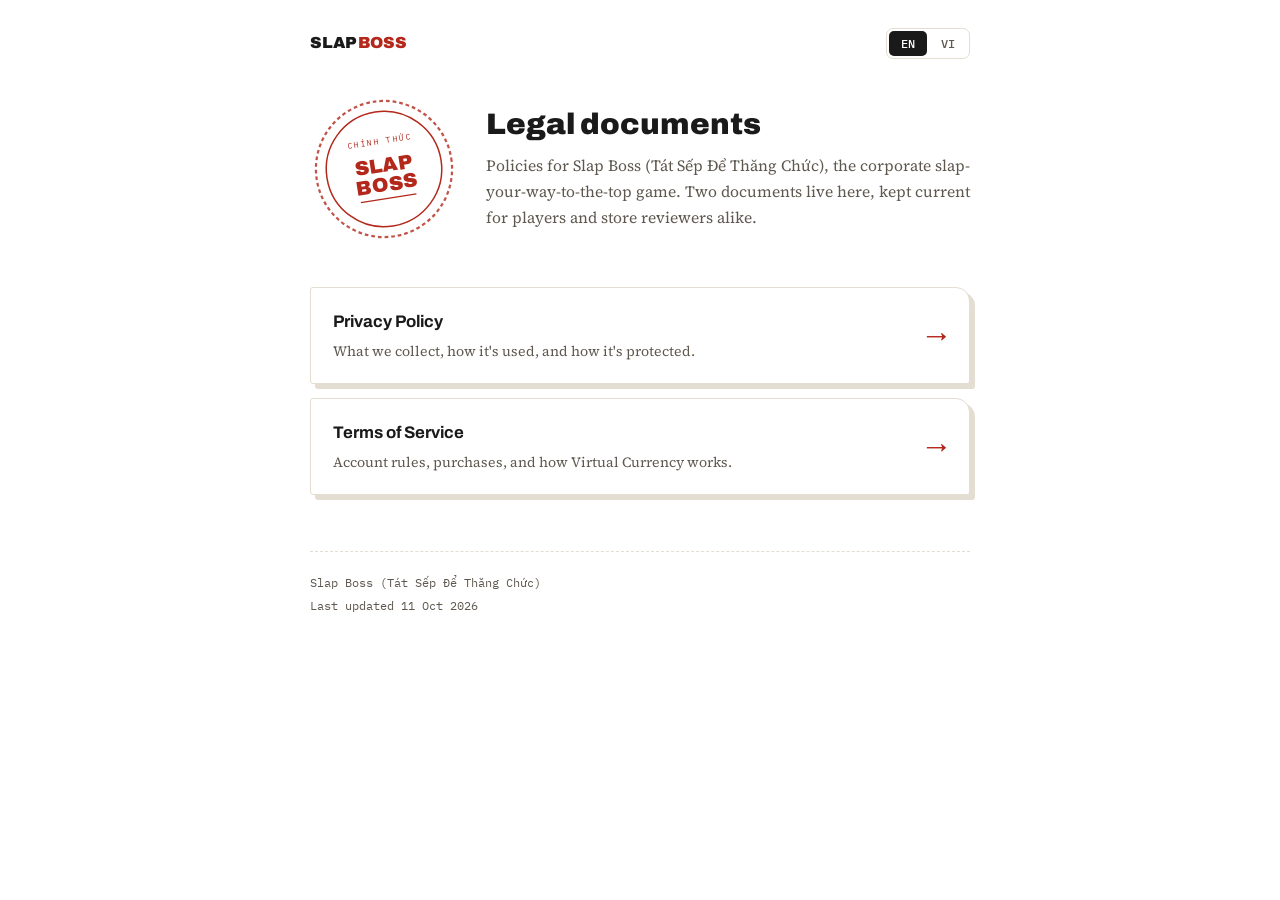
<file: index.html>
<!DOCTYPE html>
<html lang="en">
<head>
<meta charset="UTF-8">
<meta name="viewport" content="width=device-width, initial-scale=1.0">
<title>Slap Boss - Legal</title>
<link rel="stylesheet" href="style.css">
</head>
<body>

<div class="topbar">
  <span class="wordmark">SLAP<span>BOSS</span></span>
  <div class="lang-switch">
    <button id="btn-en" class="active" onclick="setLang('en')">EN</button>
    <button id="btn-vi" onclick="setLang('vi')">VI</button>
  </div>
</div>

<div class="wrap">

<!-- ENGLISH -->
<div id="lang-en" class="lang-block active">
  <div class="hero">
    <svg class="stamp-svg" viewBox="0 0 200 200" aria-hidden="true">
      <g transform="rotate(-9 100 100)">
        <circle cx="100" cy="100" r="92" fill="none" stroke="var(--stamp)" stroke-width="3" stroke-dasharray="5 4" opacity="0.8"/>
        <circle cx="100" cy="100" r="78" fill="none" stroke="var(--stamp)" stroke-width="2"/>
        <text x="100" y="66" text-anchor="middle" font-family="IBM Plex Mono, monospace" font-size="11" letter-spacing="2" fill="var(--stamp)">CHÍNH THỨC</text>
        <text x="100" y="104" text-anchor="middle" font-family="Archivo, sans-serif" font-weight="900" font-size="27" fill="var(--stamp)">SLAP</text>
        <text x="100" y="130" text-anchor="middle" font-family="Archivo, sans-serif" font-weight="900" font-size="27" fill="var(--stamp)">BOSS</text>
        <line x1="62" y1="140" x2="138" y2="140" stroke="var(--stamp)" stroke-width="1.5"/>
      </g>
    </svg>
    <div>
      <h1>Legal documents</h1>
      <p>Policies for Slap Boss (T&aacute;t S&#7871;p &#272;&#7875; Th&#259;ng Ch&#7913;c), the corporate slap-your-way-to-the-top game. Two documents live here, kept current for players and store reviewers alike.</p>
    </div>
  </div>

  <div class="folders">
    <a class="folder" href="privacy.html">
      <div>
        <p class="folder-title">Privacy Policy</p>
        <p class="folder-desc">What we collect, how it's used, and how it's protected.</p>
      </div>
      <span class="folder-arrow">&#8594;</span>
    </a>
    <a class="folder" href="terms.html">
      <div>
        <p class="folder-title">Terms of Service</p>
        <p class="folder-desc">Account rules, purchases, and how Virtual Currency works.</p>
      </div>
      <span class="folder-arrow">&#8594;</span>
    </a>
  </div>

  <div class="footnote">
    <div>Slap Boss (T&aacute;t S&#7871;p &#272;&#7875; Th&#259;ng Ch&#7913;c)</div>
    <div>Last updated 11 Oct 2026</div>
  </div>
</div>

<!-- VIETNAMESE -->
<div id="lang-vi" class="lang-block">
  <div class="hero">
    <svg class="stamp-svg" viewBox="0 0 200 200" aria-hidden="true">
      <g transform="rotate(-9 100 100)">
        <circle cx="100" cy="100" r="92" fill="none" stroke="var(--stamp)" stroke-width="3" stroke-dasharray="5 4" opacity="0.8"/>
        <circle cx="100" cy="100" r="78" fill="none" stroke="var(--stamp)" stroke-width="2"/>
        <text x="100" y="66" text-anchor="middle" font-family="IBM Plex Mono, monospace" font-size="11" letter-spacing="2" fill="var(--stamp)">CHÍNH THỨC</text>
        <text x="100" y="104" text-anchor="middle" font-family="Archivo, sans-serif" font-weight="900" font-size="27" fill="var(--stamp)">SLAP</text>
        <text x="100" y="130" text-anchor="middle" font-family="Archivo, sans-serif" font-weight="900" font-size="27" fill="var(--stamp)">BOSS</text>
        <line x1="62" y1="140" x2="138" y2="140" stroke="var(--stamp)" stroke-width="1.5"/>
      </g>
    </svg>
    <div>
      <h1>V&#259;n b&#7843;n ph&aacute;p l&yacute;</h1>
      <p>Ch&iacute;nh s&aacute;ch cho Slap Boss (T&aacute;t S&#7871;p &#272;&#7875; Th&#259;ng Ch&#7913;c), tr&ograve; ch&#417;i t&aacute;t s&#7871;p leo th&#259;ng ch&#7913;c. Hai t&agrave;i li&#7879;u &#273;&#432;&#7907;c c&#7853;p nh&#7853;t t&#7841;i &#273;&acirc;y cho ng&#432;&#7901;i ch&#417;i v&agrave; ng&#432;&#7901;i duy&#7879;t c&#7917;a h&agrave;ng.</p>
    </div>
  </div>

  <div class="folders">
    <a class="folder" href="privacy.html">
      <div>
        <p class="folder-title">Ch&iacute;nh S&aacute;ch Quy&#7873;n Ri&ecirc;ng T&#432;</p>
        <p class="folder-desc">Nh&#7919;ng g&igrave; ch&uacute;ng t&ocirc;i thu th&#7853;p, c&aacute;ch s&#7917; d&#7909;ng v&agrave; b&#7843;o v&#7879;.</p>
      </div>
      <span class="folder-arrow">&#8594;</span>
    </a>
    <a class="folder" href="terms.html">
      <div>
        <p class="folder-title">&#272;i&#7873;u Kho&#7843;n D&#7883;ch V&#7909;</p>
        <p class="folder-desc">Quy t&#7855;c t&agrave;i kho&#7843;n, giao d&#7883;ch mua, v&agrave; c&aacute;ch Ti&#7873;n &#7842;o ho&#7841;t &#273;&#7897;ng.</p>
      </div>
      <span class="folder-arrow">&#8594;</span>
    </a>
  </div>

  <div class="footnote">
    <div>Slap Boss (T&aacute;t S&#7871;p &#272;&#7875; Th&#259;ng Ch&#7913;c)</div>
    <div>C&#7853;p nh&#7853;t l&#7847;n cu&#7889;i 11 th&aacute;ng 10, 2026</div>
  </div>
</div>

</div>

<script>
  function setLang(lang) {
    document.getElementById('lang-en').classList.toggle('active', lang === 'en');
    document.getElementById('lang-vi').classList.toggle('active', lang === 'vi');
    document.getElementById('btn-en').classList.toggle('active', lang === 'en');
    document.getElementById('btn-vi').classList.toggle('active', lang === 'vi');
    document.documentElement.lang = lang;
    try { localStorage.setItem('slapboss-lang', lang); } catch (e) {}
  }
  (function () {
    try {
      var saved = localStorage.getItem('slapboss-lang');
      if (saved === 'vi') setLang('vi');
    } catch (e) {}
  })();
</script>

</body>
</html>
</file>
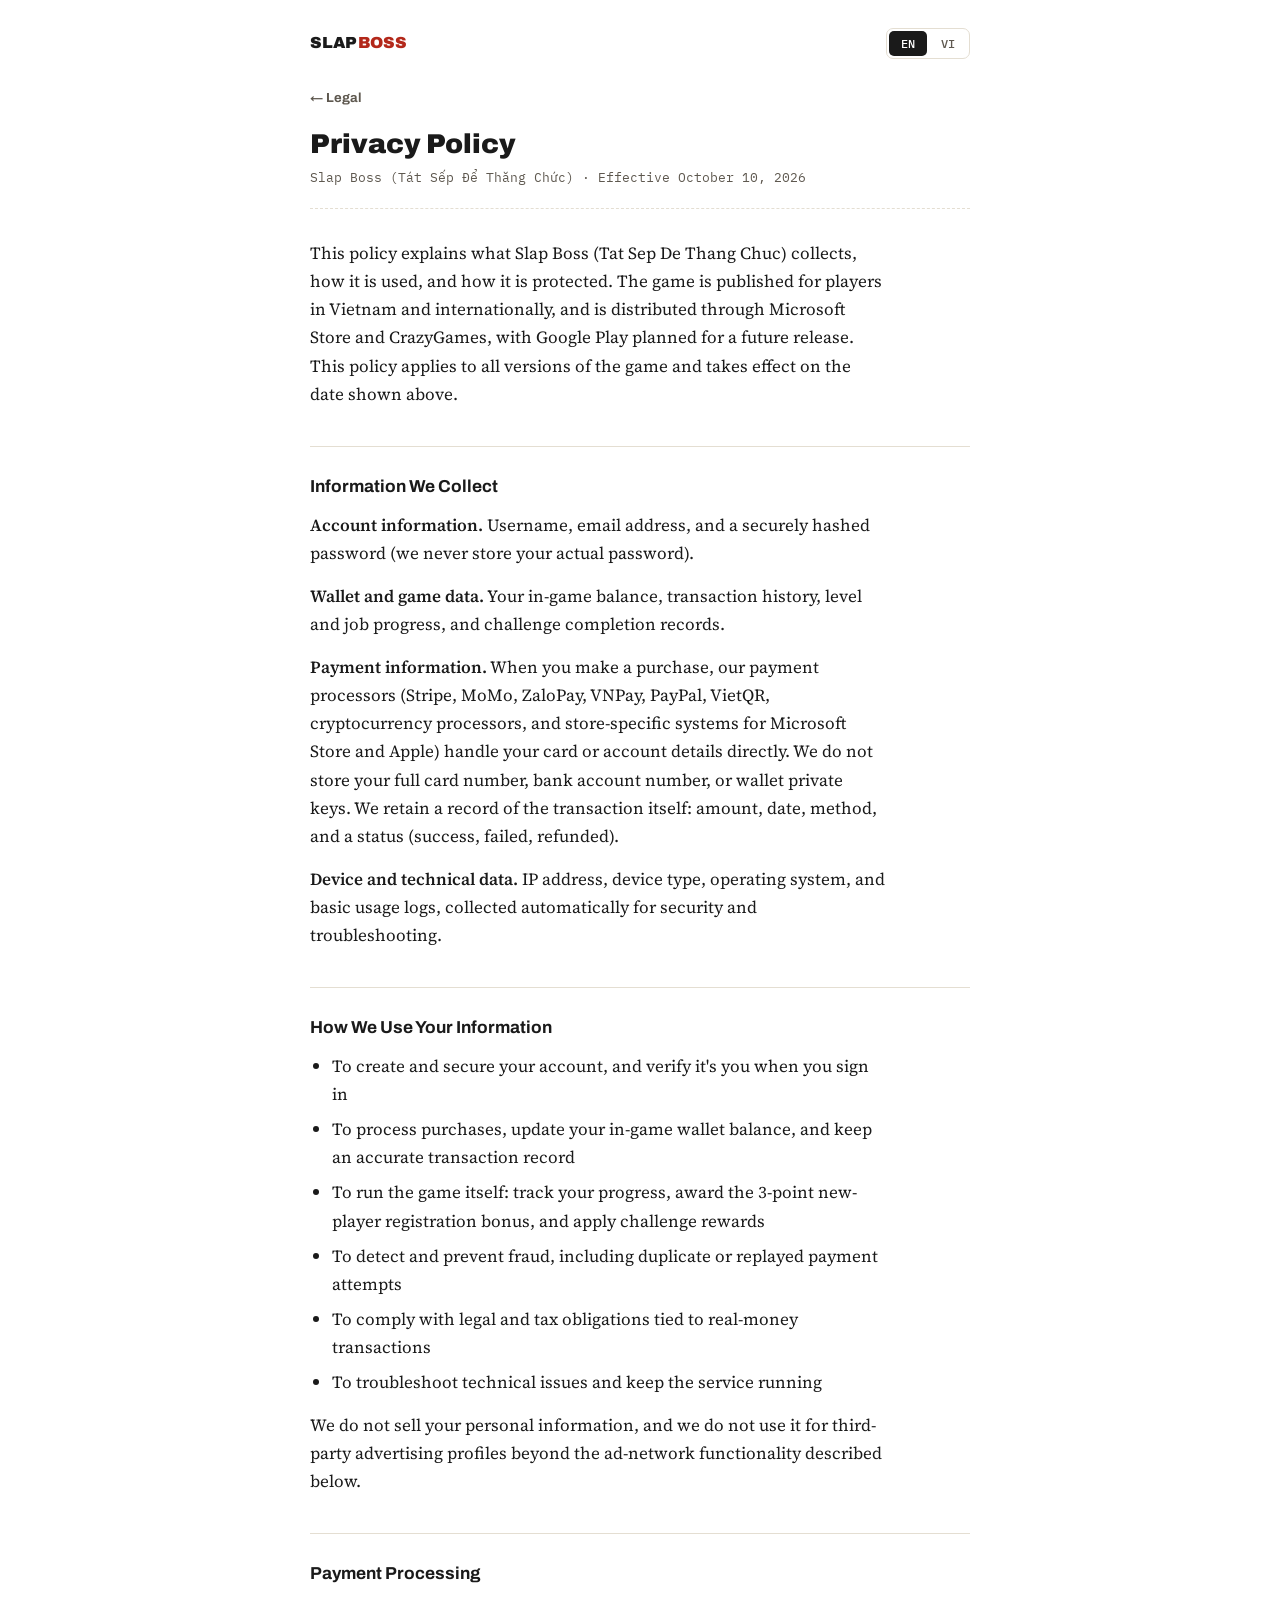
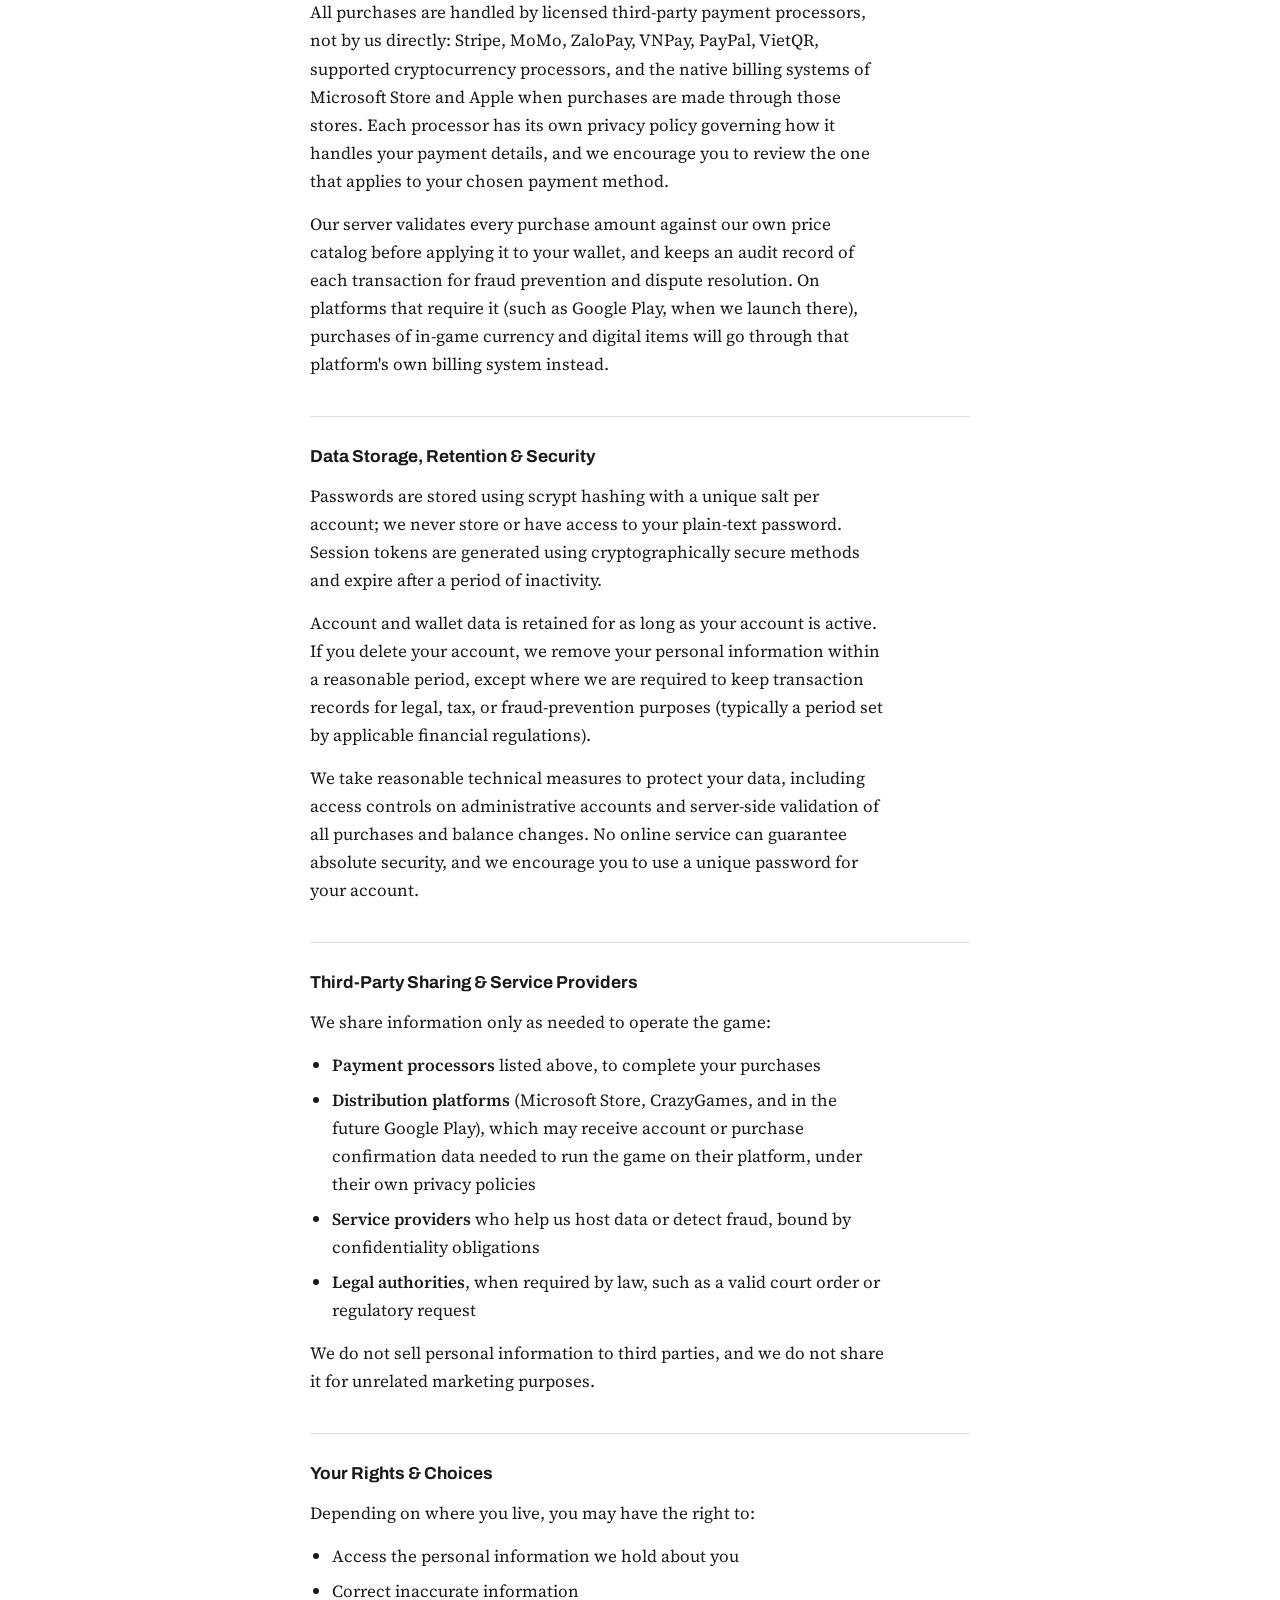
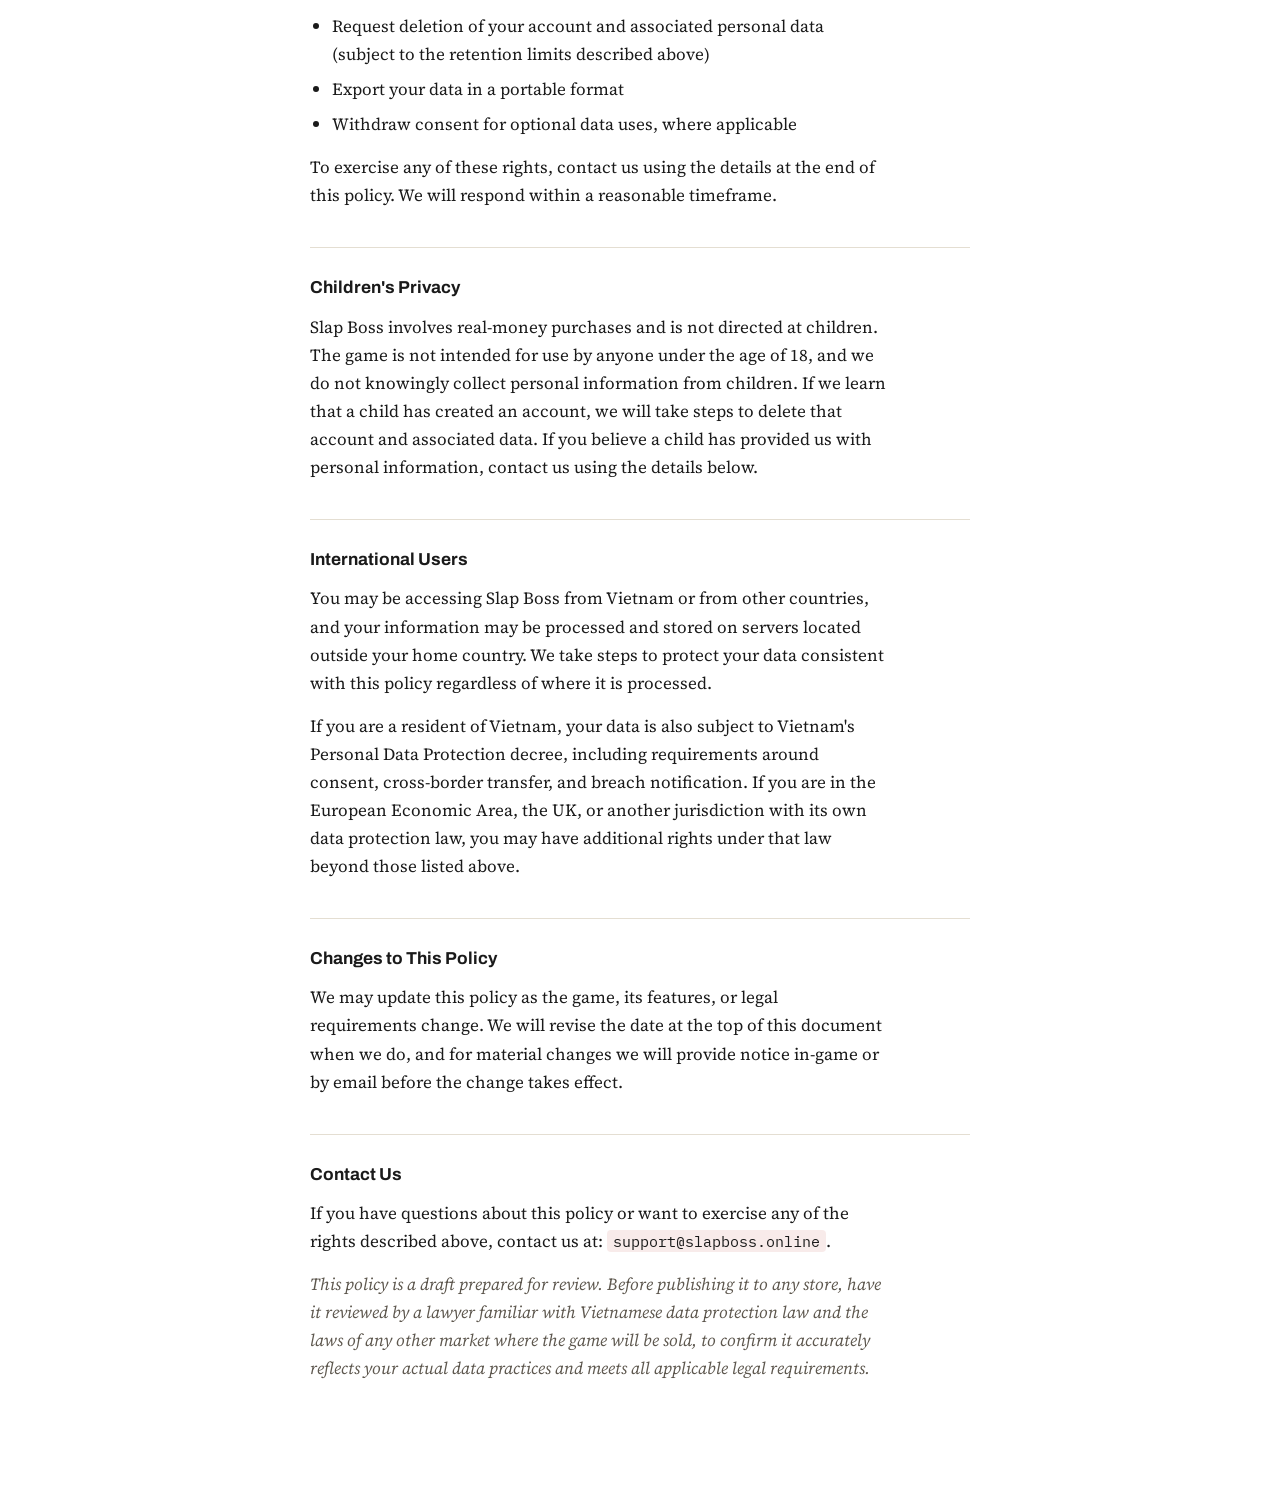
<file: privacy.html>
<!DOCTYPE html>
<html lang="en">
<head>
<meta charset="UTF-8">
<meta name="viewport" content="width=device-width, initial-scale=1.0">
<title>Slap Boss - Privacy Policy / Chinh Sach Quyen Rieng Tu</title>
<link rel="stylesheet" href="style.css">
</head>
<body>

<div class="topbar">
  <a class="wordmark" href="index.html">SLAP<span>BOSS</span></a>
  <div class="lang-switch">
    <button id="btn-en" class="active" onclick="setLang('en')">EN</button>
    <button id="btn-vi" onclick="setLang('vi')">VI</button>
  </div>
</div>

<div class="wrap">

<a class="crumb" href="index.html">&larr; Legal</a>

<!-- ENGLISH -->
<div id="lang-en" class="lang-block active">
  <h1>Privacy Policy</h1>
  <div class="doc-meta">Slap Boss (T&aacute;t S&#7871;p &#272;&#7875; Th&#259;ng Ch&#7913;c) &middot; Effective October 10, 2026</div>

  <p>This policy explains what Slap Boss (Tat Sep De Thang Chuc) collects, how it is used, and how it is protected. The game is published for players in Vietnam and internationally, and is distributed through Microsoft Store and CrazyGames, with Google Play planned for a future release. This policy applies to all versions of the game and takes effect on the date shown above.</p>

  <h2>Information We Collect</h2>
  <p><strong>Account information.</strong> Username, email address, and a securely hashed password (we never store your actual password).</p>
  <p><strong>Wallet and game data.</strong> Your in-game balance, transaction history, level and job progress, and challenge completion records.</p>
  <p><strong>Payment information.</strong> When you make a purchase, our payment processors (Stripe, MoMo, ZaloPay, VNPay, PayPal, VietQR, cryptocurrency processors, and store-specific systems for Microsoft Store and Apple) handle your card or account details directly. We do not store your full card number, bank account number, or wallet private keys. We retain a record of the transaction itself: amount, date, method, and a status (success, failed, refunded).</p>
  <p><strong>Device and technical data.</strong> IP address, device type, operating system, and basic usage logs, collected automatically for security and troubleshooting.</p>

  <h2>How We Use Your Information</h2>
  <ul>
    <li>To create and secure your account, and verify it's you when you sign in</li>
    <li>To process purchases, update your in-game wallet balance, and keep an accurate transaction record</li>
    <li>To run the game itself: track your progress, award the 3-point new-player registration bonus, and apply challenge rewards</li>
    <li>To detect and prevent fraud, including duplicate or replayed payment attempts</li>
    <li>To comply with legal and tax obligations tied to real-money transactions</li>
    <li>To troubleshoot technical issues and keep the service running</li>
  </ul>
  <p>We do not sell your personal information, and we do not use it for third-party advertising profiles beyond the ad-network functionality described below.</p>

  <h2>Payment Processing</h2>
  <p>All purchases are handled by licensed third-party payment processors, not by us directly: Stripe, MoMo, ZaloPay, VNPay, PayPal, VietQR, supported cryptocurrency processors, and the native billing systems of Microsoft Store and Apple when purchases are made through those stores. Each processor has its own privacy policy governing how it handles your payment details, and we encourage you to review the one that applies to your chosen payment method.</p>
  <p>Our server validates every purchase amount against our own price catalog before applying it to your wallet, and keeps an audit record of each transaction for fraud prevention and dispute resolution. On platforms that require it (such as Google Play, when we launch there), purchases of in-game currency and digital items will go through that platform's own billing system instead.</p>

  <h2>Data Storage, Retention &amp; Security</h2>
  <p>Passwords are stored using scrypt hashing with a unique salt per account; we never store or have access to your plain-text password. Session tokens are generated using cryptographically secure methods and expire after a period of inactivity.</p>
  <p>Account and wallet data is retained for as long as your account is active. If you delete your account, we remove your personal information within a reasonable period, except where we are required to keep transaction records for legal, tax, or fraud-prevention purposes (typically a period set by applicable financial regulations).</p>
  <p>We take reasonable technical measures to protect your data, including access controls on administrative accounts and server-side validation of all purchases and balance changes. No online service can guarantee absolute security, and we encourage you to use a unique password for your account.</p>

  <h2>Third-Party Sharing &amp; Service Providers</h2>
  <p>We share information only as needed to operate the game:</p>
  <ul>
    <li><strong>Payment processors</strong> listed above, to complete your purchases</li>
    <li><strong>Distribution platforms</strong> (Microsoft Store, CrazyGames, and in the future Google Play), which may receive account or purchase confirmation data needed to run the game on their platform, under their own privacy policies</li>
    <li><strong>Service providers</strong> who help us host data or detect fraud, bound by confidentiality obligations</li>
    <li><strong>Legal authorities</strong>, when required by law, such as a valid court order or regulatory request</li>
  </ul>
  <p>We do not sell personal information to third parties, and we do not share it for unrelated marketing purposes.</p>

  <h2>Your Rights &amp; Choices</h2>
  <p>Depending on where you live, you may have the right to:</p>
  <ul>
    <li>Access the personal information we hold about you</li>
    <li>Correct inaccurate information</li>
    <li>Request deletion of your account and associated personal data (subject to the retention limits described above)</li>
    <li>Export your data in a portable format</li>
    <li>Withdraw consent for optional data uses, where applicable</li>
  </ul>
  <p>To exercise any of these rights, contact us using the details at the end of this policy. We will respond within a reasonable timeframe.</p>

  <h2>Children's Privacy</h2>
  <p>Slap Boss involves real-money purchases and is not directed at children. The game is not intended for use by anyone under the age of 18, and we do not knowingly collect personal information from children. If we learn that a child has created an account, we will take steps to delete that account and associated data. If you believe a child has provided us with personal information, contact us using the details below.</p>

  <h2>International Users</h2>
  <p>You may be accessing Slap Boss from Vietnam or from other countries, and your information may be processed and stored on servers located outside your home country. We take steps to protect your data consistent with this policy regardless of where it is processed.</p>
  <p>If you are a resident of Vietnam, your data is also subject to Vietnam's Personal Data Protection decree, including requirements around consent, cross-border transfer, and breach notification. If you are in the European Economic Area, the UK, or another jurisdiction with its own data protection law, you may have additional rights under that law beyond those listed above.</p>

  <h2>Changes to This Policy</h2>
  <p>We may update this policy as the game, its features, or legal requirements change. We will revise the date at the top of this document when we do, and for material changes we will provide notice in-game or by email before the change takes effect.</p>

  <h2>Contact Us</h2>
  <p>If you have questions about this policy or want to exercise any of the rights described above, contact us at: <span class="placeholder">support@slapboss.online</span>.</p>
  <p><em>This policy is a draft prepared for review. Before publishing it to any store, have it reviewed by a lawyer familiar with Vietnamese data protection law and the laws of any other market where the game will be sold, to confirm it accurately reflects your actual data practices and meets all applicable legal requirements.</em></p>
</div>

<!-- VIETNAMESE -->
<div id="lang-vi" class="lang-block">
  <h1>Ch&iacute;nh S&aacute;ch Quy&#7873;n Ri&ecirc;ng T&#432;</h1>
  <div class="doc-meta">Slap Boss (T&aacute;t S&#7871;p &#272;&#7875; Th&#259;ng Ch&#7913;c) &middot; C&oacute; hi&#7879;u l&#7921;c t&#7915; 10 th&aacute;ng 10, 2026</div>

  <p>Chinh sach nay giai thich nhung thong tin ma Slap Boss (Tat Sep De Thang Chuc) thu thap, cach chung toi su dung va bao ve thong tin do. Tro choi duoc phat hanh cho nguoi choi tai Viet Nam va quoc te, duoc phan phoi qua Microsoft Store va CrazyGames, va du kien se co mat tren Google Play trong tuong lai. Chinh sach nay ap dung cho tat ca cac phien ban cua tro choi va co hieu luc tu ngay neu tren.</p>

  <h2>Thong Tin Chung Toi Thu Thap</h2>
  <p><strong>Thong tin tai khoan.</strong> Ten dang nhap, dia chi email, va mat khau duoc ma hoa an toan (chung toi khong bao gio luu mat khau that cua ban).</p>
  <p><strong>Du lieu vi va tro choi.</strong> So du trong tro choi, lich su giao dich, tien do cap do va cong viec, va ket qua hoan thanh thu thach.</p>
  <p><strong>Thong tin thanh toan.</strong> Khi ban thuc hien giao dich mua, cac don vi xu ly thanh toan cua chung toi (Stripe, MoMo, ZaloPay, VNPay, PayPal, VietQR, cac don vi xu ly tien dien tu, va he thong thanh toan rieng cua Microsoft Store va Apple) se truc tiep xu ly thong tin the hoac tai khoan cua ban. Chung toi khong luu tru so the day du, so tai khoan ngan hang, hoac khoa rieng tu cua vi dien tu. Chung toi chi luu lai ban ghi giao dich: so tien, ngay thang, phuong thuc, va trang thai (thanh cong, that bai, hoan tien).</p>
  <p><strong>Du lieu thiet bi va ky thuat.</strong> Dia chi IP, loai thiet bi, he dieu hanh, va nhat ky su dung co ban, duoc thu thap tu dong nham muc dich bao mat va xu ly su co.</p>

  <h2>Cach Chung Toi Su Dung Thong Tin Cua Ban</h2>
  <ul>
    <li>De tao va bao mat tai khoan cua ban, va xac minh danh tinh khi ban dang nhap</li>
    <li>De xu ly giao dich mua, cap nhat so du vi trong tro choi, va duy tri ban ghi giao dich chinh xac</li>
    <li>De van hanh tro choi: theo doi tien do cua ban, trao thuong dang ky 3 diem cho nguoi choi moi, va ap dung phan thuong thu thach</li>
    <li>De phat hien va ngan chan gian lan, bao gom cac giao dich thanh toan trung lap hoac bi phat lai</li>
    <li>De tuan thu cac nghia vu phap ly va thue lien quan den giao dich tien that</li>
    <li>De xu ly su co ky thuat va duy tri hoat dong dich vu</li>
  </ul>
  <p>Chung toi khong ban thong tin ca nhan cua ban, va khong su dung thong tin nay cho muc dich quang cao cua ben thu ba ngoai pham vi chuc nang mang quang cao duoc mo ta ben duoi.</p>

  <h2>Xu Ly Thanh Toan</h2>
  <p>Tat ca giao dich mua deu duoc xu ly boi cac don vi thanh toan thu ba co giay phep, khong phai truc tiep boi chung toi: Stripe, MoMo, ZaloPay, VNPay, PayPal, VietQR, cac don vi xu ly tien dien tu duoc ho tro, va he thong thanh toan rieng cua Microsoft Store va Apple khi giao dich duoc thuc hien qua cac nen tang do. Moi don vi xu ly co chinh sach quyen rieng tu rieng quy dinh cach ho xu ly thong tin thanh toan cua ban, va chung toi khuyen ban nen xem lai chinh sach cua phuong thuc thanh toan ma ban chon.</p>
  <p>May chu cua chung toi kiem tra moi so tien giao dich dua tren bang gia chinh thuc truoc khi ap dung vao vi cua ban, va luu lai ban ghi kiem toan cho moi giao dich nham ngan chan gian lan va giai quyet tranh chap. Tren cac nen tang yeu cau rieng (nhu Google Play, khi chung toi ra mat tai do), giao dich mua tien ao va vat pham se duoc thuc hien qua he thong thanh toan rieng cua nen tang do thay vi cac phuong thuc hien tai.</p>

  <h2>Luu Tru, Thoi Gian Luu Giu &amp; Bao Mat Du Lieu</h2>
  <p>Mat khau duoc luu tru bang ma hoa scrypt voi salt rieng cho tung tai khoan; chung toi khong bao gio luu tru hoac co quyen truy cap mat khau dang van ban thuan cua ban. Ma thong tin phien duoc tao bang phuong phap ma hoa an toan va het han sau mot khoang thoi gian khong hoat dong.</p>
  <p>Du lieu tai khoan va vi duoc luu giu trong suot thoi gian tai khoan cua ban con hoat dong. Neu ban xoa tai khoan, chung toi se xoa thong tin ca nhan cua ban trong mot khoang thoi gian hop ly, tru truong hop chung toi bat buoc phai luu giu ban ghi giao dich vi muc dich phap ly, thue, hoac phong chong gian lan (thong thuong theo thoi gian quy dinh boi cac quy dinh tai chinh hien hanh).</p>
  <p>Chung toi ap dung cac bien phap ky thuat hop ly de bao ve du lieu cua ban, bao gom kiem soat quyen truy cap doi voi tai khoan quan tri va kiem tra phia may chu doi voi moi giao dich mua va thay doi so du. Khong co dich vu truc tuyen nao co the dam bao bao mat tuyet doi, va chung toi khuyen ban nen su dung mat khau rieng biet cho tai khoan cua minh.</p>

  <h2>Chia Se Voi Ben Thu Ba &amp; Nha Cung Cap Dich Vu</h2>
  <p>Chung toi chi chia se thong tin khi can thiet de van hanh tro choi:</p>
  <ul>
    <li><strong>Cac don vi xu ly thanh toan</strong> neu tren, de hoan tat giao dich mua cua ban</li>
    <li><strong>Cac nen tang phan phoi</strong> (Microsoft Store, CrazyGames, va trong tuong lai la Google Play), co the nhan du lieu tai khoan hoac xac nhan giao dich mua can thiet de van hanh tro choi tren nen tang cua ho, theo chinh sach quyen rieng tu rieng cua ho</li>
    <li><strong>Nha cung cap dich vu</strong> ho tro chung toi luu tru du lieu hoac phat hien gian lan, chiu rang buoc boi nghia vu bao mat</li>
    <li><strong>Co quan phap luat</strong>, khi duoc phap luat yeu cau, nhu lenh toa an hop le hoac yeu cau cua co quan quan ly</li>
  </ul>
  <p>Chung toi khong ban thong tin ca nhan cho ben thu ba, va khong chia se thong tin nay cho muc dich tiep thi khong lien quan.</p>

  <h2>Quyen Va Lua Chon Cua Ban</h2>
  <p>Tuy thuoc vao noi ban sinh song, ban co the co quyen:</p>
  <ul>
    <li>Truy cap thong tin ca nhan ma chung toi dang luu giu ve ban</li>
    <li>Dinh chinh thong tin khong chinh xac</li>
    <li>Yeu cau xoa tai khoan va du lieu ca nhan lien quan (tuan theo gioi han thoi gian luu giu da neu tren)</li>
    <li>Xuat du lieu cua ban o dinh dang co the chuyen doi</li>
    <li>Rut lai su dong y doi voi cac muc dich su dung du lieu khong bat buoc, neu ap dung</li>
  </ul>
  <p>De thuc hien bat ky quyen nao trong so nay, vui long lien he voi chung toi theo thong tin o cuoi chinh sach nay. Chung toi se phan hoi trong mot khoang thoi gian hop ly.</p>

  <h2>Quyen Rieng Tu Cua Tre Em</h2>
  <p>Slap Boss co giao dich mua bang tien that va khong huong den tre em. Tro choi khong danh cho nguoi duoi 18 tuoi, va chung toi khong co chu y thu thap thong tin ca nhan tu tre em. Neu chung toi phat hien mot tre em da tao tai khoan, chung toi se tien hanh xoa tai khoan va du lieu lien quan. Neu ban cho rang mot tre em da cung cap thong tin ca nhan cho chung toi, vui long lien he theo thong tin ben duoi.</p>

  <h2>Nguoi Dung Quoc Te</h2>
  <p>Ban co the truy cap Slap Boss tu Viet Nam hoac tu cac quoc gia khac, va thong tin cua ban co the duoc xu ly va luu tru tren may chu dat ngoai quoc gia cua ban. Chung toi thuc hien cac bien phap bao ve du lieu cua ban phu hop voi chinh sach nay bat ke noi du lieu duoc xu ly.</p>
  <p>Neu ban la cu dan Viet Nam, du lieu cua ban cung chiu su dieu chinh cua Nghi dinh Bao ve Du lieu Ca nhan cua Viet Nam, bao gom cac yeu cau ve su dong y, chuyen du lieu xuyen bien gioi, va thong bao vi pham du lieu. Neu ban o Khu vuc Kinh te Chau Au, Vuong quoc Anh, hoac khu vuc tai phan khac co luat bao ve du lieu rieng, ban co the co them cac quyen khac theo luat do ngoai nhung quyen da neu tren.</p>

  <h2>Thay Doi Doi Voi Chinh Sach Nay</h2>
  <p>Chung toi co the cap nhat chinh sach nay khi tro choi, cac tinh nang, hoac yeu cau phap ly thay doi. Chung toi se cap nhat ngay o dau tai lieu nay khi co thay doi, va doi voi nhung thay doi quan trong, chung toi se thong bao trong tro choi hoac qua email truoc khi thay doi co hieu luc.</p>

  <h2>Lien He Voi Chung Toi</h2>
  <p>Neu ban co cau hoi ve chinh sach nay hoac muon thuc hien bat ky quyen nao da neu tren, vui long lien he voi chung toi tai: <span class="placeholder">support@slapboss.online</span>.</p>
  <p><em>Chinh sach nay la ban nhap duoc chuan bi de xem xet. Truoc khi dang tai len bat ky cua hang nao, hay nho luat su am hieu luat bao ve du lieu Viet Nam va luat phap cua bat ky thi truong nao khac noi tro choi se duoc ban, xem xet de xac nhan chinh sach phan anh dung thuc te xu ly du lieu cua ban va dap ung day du cac yeu cau phap ly hien hanh.</em></p>
</div>

</div>

<script>
  function setLang(lang) {
    document.getElementById('lang-en').classList.toggle('active', lang === 'en');
    document.getElementById('lang-vi').classList.toggle('active', lang === 'vi');
    document.getElementById('btn-en').classList.toggle('active', lang === 'en');
    document.getElementById('btn-vi').classList.toggle('active', lang === 'vi');
    document.documentElement.lang = lang;
    try { localStorage.setItem('slapboss-lang', lang); } catch (e) {}
  }
  (function () {
    try {
      var saved = localStorage.getItem('slapboss-lang');
      if (saved === 'vi') setLang('vi');
    } catch (e) {}
  })();
</script>

</body>
</html>
</file>
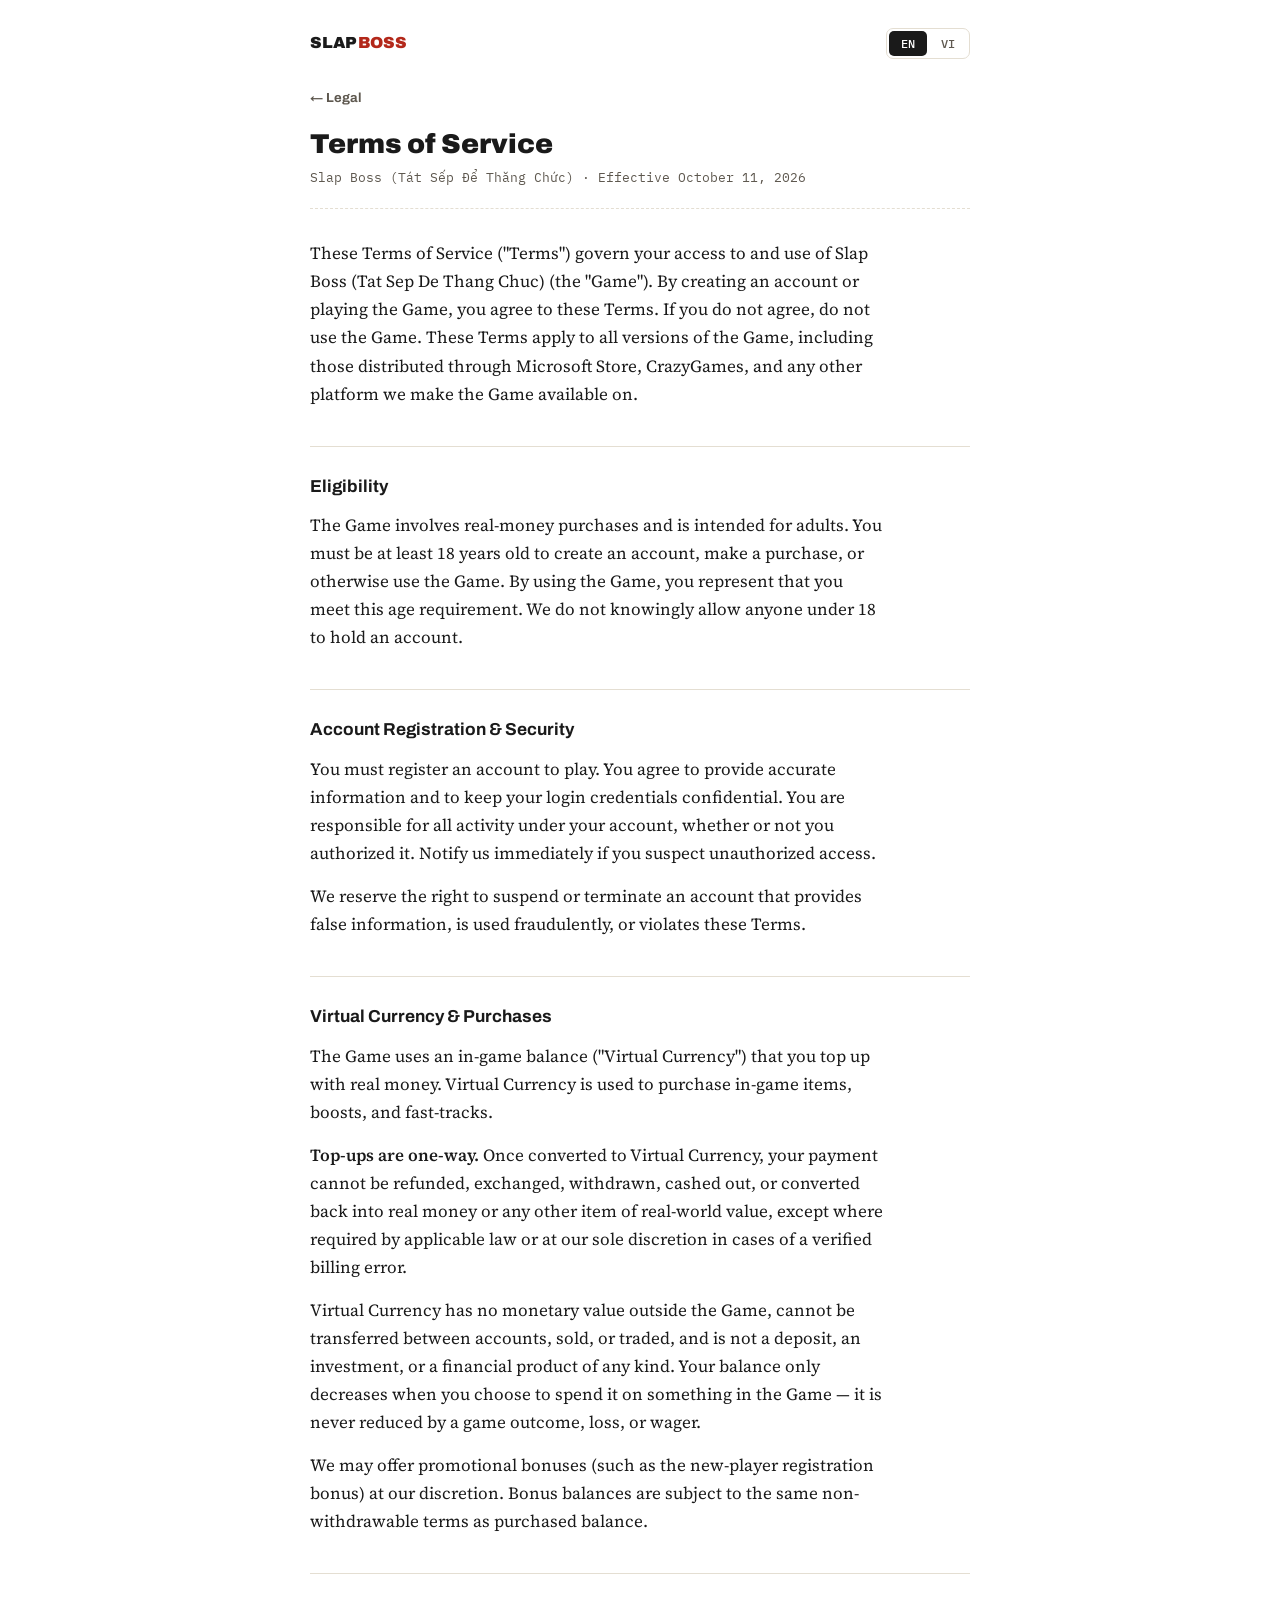
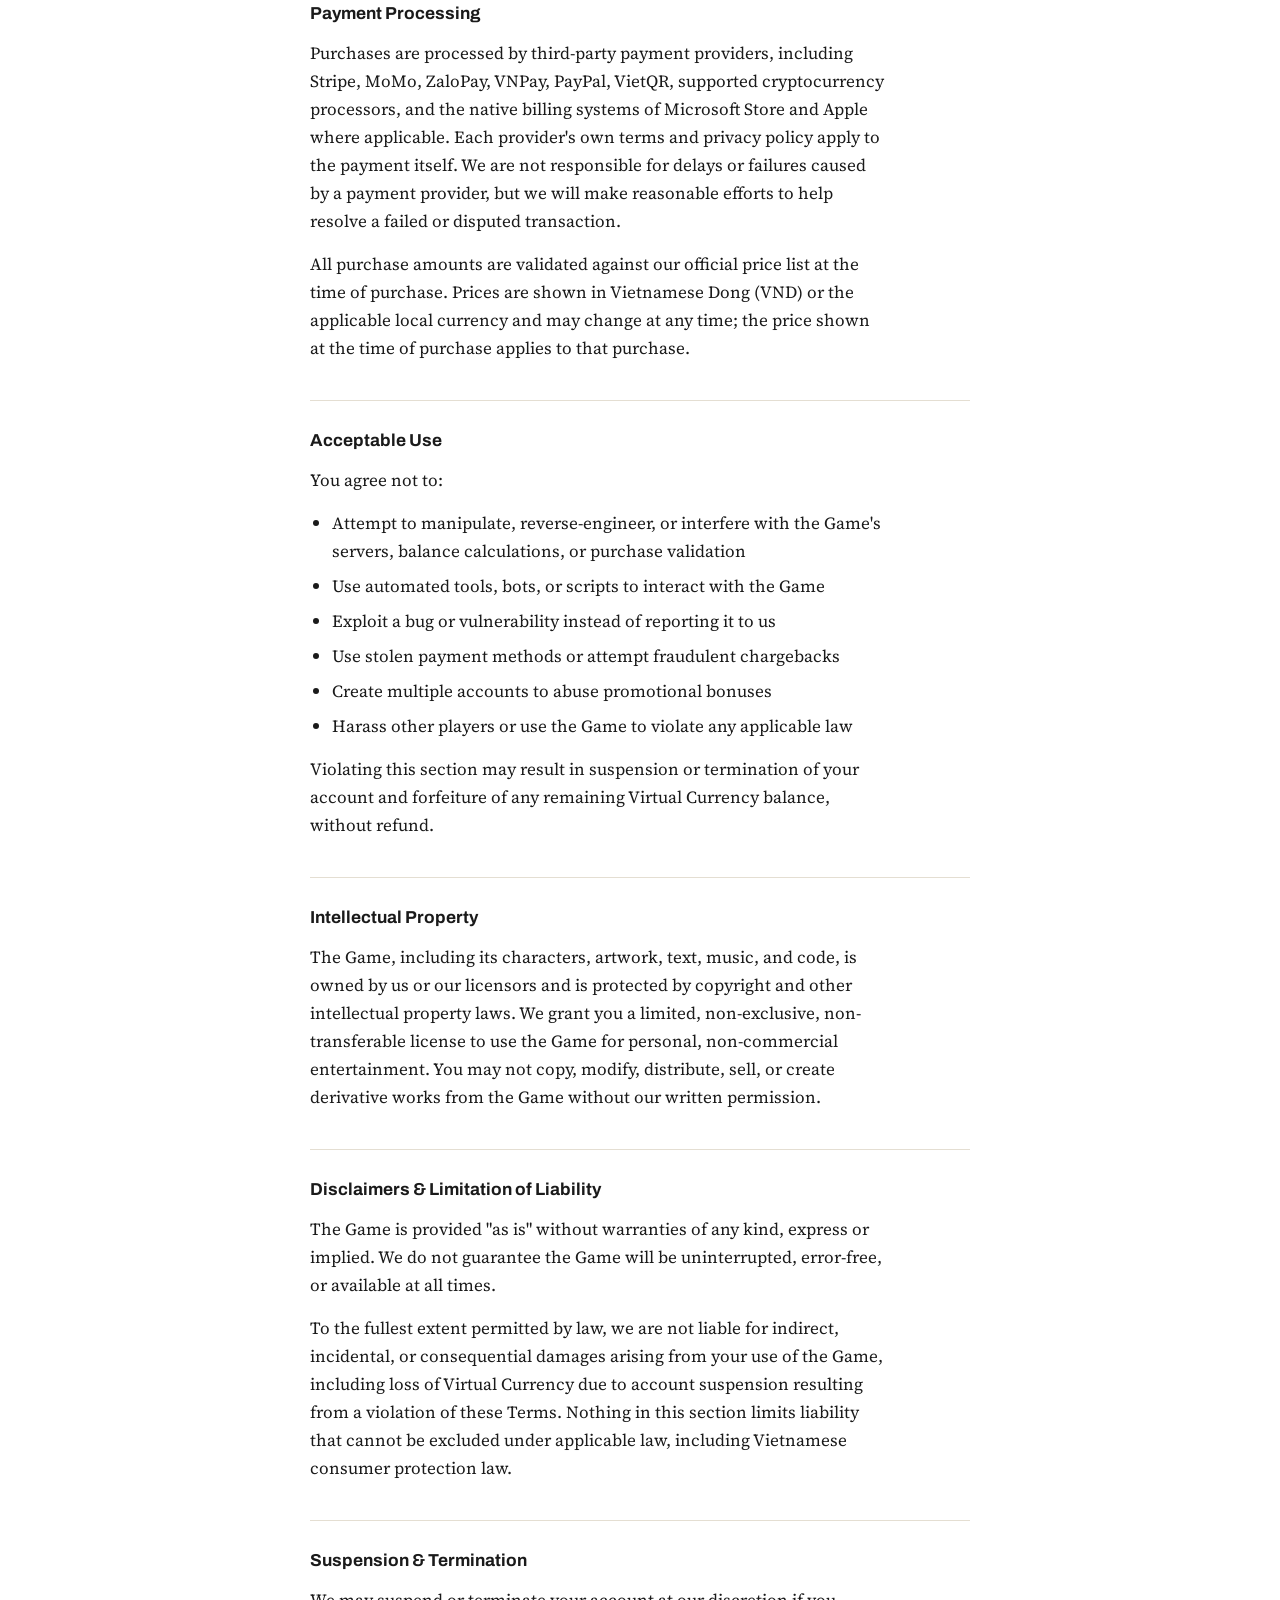
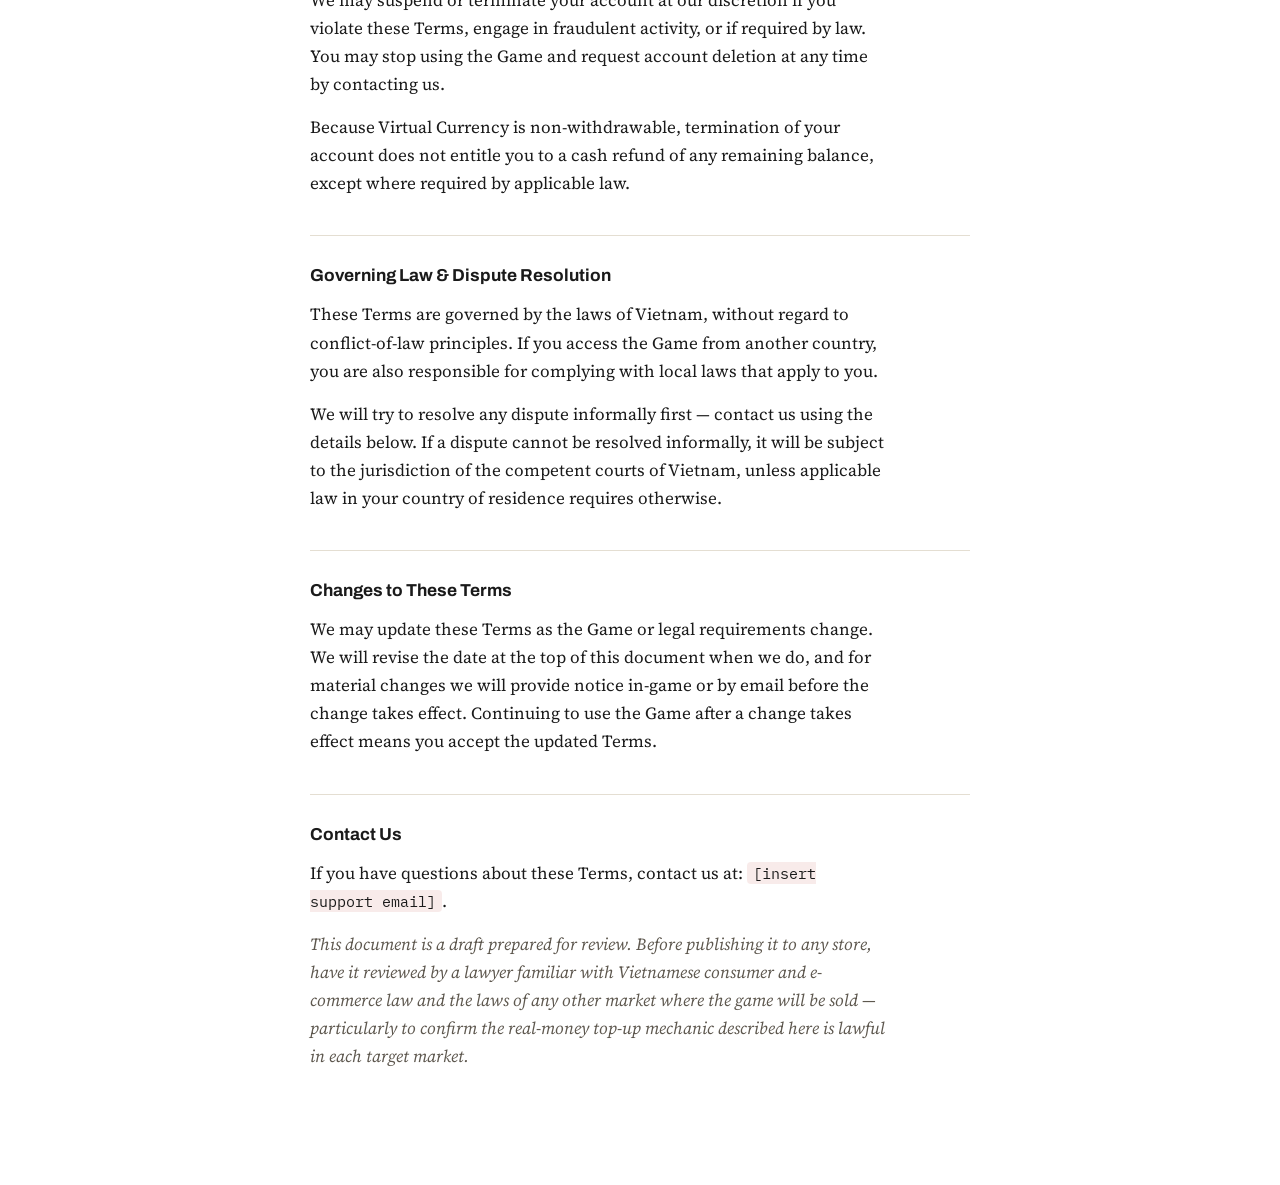
<file: terms (1).html>
<!DOCTYPE html>
<html lang="en">
<head>
<meta charset="UTF-8">
<meta name="viewport" content="width=device-width, initial-scale=1.0">
<title>Slap Boss - Terms of Service / Dieu Khoan Dich Vu</title>
<link rel="stylesheet" href="style.css">
</head>
<body>

<div class="topbar">
  <a class="wordmark" href="index.html">SLAP<span>BOSS</span></a>
  <div class="lang-switch">
    <button id="btn-en" class="active" onclick="setLang('en')">EN</button>
    <button id="btn-vi" onclick="setLang('vi')">VI</button>
  </div>
</div>

<div class="wrap">

<a class="crumb" href="index.html">&larr; Legal</a>

<!-- ENGLISH -->
<div id="lang-en" class="lang-block active">
  <h1>Terms of Service</h1>
  <div class="doc-meta">Slap Boss (T&aacute;t S&#7871;p &#272;&#7875; Th&#259;ng Ch&#7913;c) &middot; Effective October 11, 2026</div>

  <p>These Terms of Service ("Terms") govern your access to and use of Slap Boss (Tat Sep De Thang Chuc) (the "Game"). By creating an account or playing the Game, you agree to these Terms. If you do not agree, do not use the Game. These Terms apply to all versions of the Game, including those distributed through Microsoft Store, CrazyGames, and any other platform we make the Game available on.</p>

  <h2>Eligibility</h2>
  <p>The Game involves real-money purchases and is intended for adults. You must be at least 18 years old to create an account, make a purchase, or otherwise use the Game. By using the Game, you represent that you meet this age requirement. We do not knowingly allow anyone under 18 to hold an account.</p>

  <h2>Account Registration &amp; Security</h2>
  <p>You must register an account to play. You agree to provide accurate information and to keep your login credentials confidential. You are responsible for all activity under your account, whether or not you authorized it. Notify us immediately if you suspect unauthorized access.</p>
  <p>We reserve the right to suspend or terminate an account that provides false information, is used fraudulently, or violates these Terms.</p>

  <h2>Virtual Currency &amp; Purchases</h2>
  <p>The Game uses an in-game balance ("Virtual Currency") that you top up with real money. Virtual Currency is used to purchase in-game items, boosts, and fast-tracks.</p>
  <p><strong>Top-ups are one-way.</strong> Once converted to Virtual Currency, your payment cannot be refunded, exchanged, withdrawn, cashed out, or converted back into real money or any other item of real-world value, except where required by applicable law or at our sole discretion in cases of a verified billing error.</p>
  <p>Virtual Currency has no monetary value outside the Game, cannot be transferred between accounts, sold, or traded, and is not a deposit, an investment, or a financial product of any kind. Your balance only decreases when you choose to spend it on something in the Game &mdash; it is never reduced by a game outcome, loss, or wager.</p>
  <p>We may offer promotional bonuses (such as the new-player registration bonus) at our discretion. Bonus balances are subject to the same non-withdrawable terms as purchased balance.</p>

  <h2>Payment Processing</h2>
  <p>Purchases are processed by third-party payment providers, including Stripe, MoMo, ZaloPay, VNPay, PayPal, VietQR, supported cryptocurrency processors, and the native billing systems of Microsoft Store and Apple where applicable. Each provider's own terms and privacy policy apply to the payment itself. We are not responsible for delays or failures caused by a payment provider, but we will make reasonable efforts to help resolve a failed or disputed transaction.</p>
  <p>All purchase amounts are validated against our official price list at the time of purchase. Prices are shown in Vietnamese Dong (VND) or the applicable local currency and may change at any time; the price shown at the time of purchase applies to that purchase.</p>

  <h2>Acceptable Use</h2>
  <p>You agree not to:</p>
  <ul>
    <li>Attempt to manipulate, reverse-engineer, or interfere with the Game's servers, balance calculations, or purchase validation</li>
    <li>Use automated tools, bots, or scripts to interact with the Game</li>
    <li>Exploit a bug or vulnerability instead of reporting it to us</li>
    <li>Use stolen payment methods or attempt fraudulent chargebacks</li>
    <li>Create multiple accounts to abuse promotional bonuses</li>
    <li>Harass other players or use the Game to violate any applicable law</li>
  </ul>
  <p>Violating this section may result in suspension or termination of your account and forfeiture of any remaining Virtual Currency balance, without refund.</p>

  <h2>Intellectual Property</h2>
  <p>The Game, including its characters, artwork, text, music, and code, is owned by us or our licensors and is protected by copyright and other intellectual property laws. We grant you a limited, non-exclusive, non-transferable license to use the Game for personal, non-commercial entertainment. You may not copy, modify, distribute, sell, or create derivative works from the Game without our written permission.</p>

  <h2>Disclaimers &amp; Limitation of Liability</h2>
  <p>The Game is provided "as is" without warranties of any kind, express or implied. We do not guarantee the Game will be uninterrupted, error-free, or available at all times.</p>
  <p>To the fullest extent permitted by law, we are not liable for indirect, incidental, or consequential damages arising from your use of the Game, including loss of Virtual Currency due to account suspension resulting from a violation of these Terms. Nothing in this section limits liability that cannot be excluded under applicable law, including Vietnamese consumer protection law.</p>

  <h2>Suspension &amp; Termination</h2>
  <p>We may suspend or terminate your account at our discretion if you violate these Terms, engage in fraudulent activity, or if required by law. You may stop using the Game and request account deletion at any time by contacting us.</p>
  <p>Because Virtual Currency is non-withdrawable, termination of your account does not entitle you to a cash refund of any remaining balance, except where required by applicable law.</p>

  <h2>Governing Law &amp; Dispute Resolution</h2>
  <p>These Terms are governed by the laws of Vietnam, without regard to conflict-of-law principles. If you access the Game from another country, you are also responsible for complying with local laws that apply to you.</p>
  <p>We will try to resolve any dispute informally first &mdash; contact us using the details below. If a dispute cannot be resolved informally, it will be subject to the jurisdiction of the competent courts of Vietnam, unless applicable law in your country of residence requires otherwise.</p>

  <h2>Changes to These Terms</h2>
  <p>We may update these Terms as the Game or legal requirements change. We will revise the date at the top of this document when we do, and for material changes we will provide notice in-game or by email before the change takes effect. Continuing to use the Game after a change takes effect means you accept the updated Terms.</p>

  <h2>Contact Us</h2>
  <p>If you have questions about these Terms, contact us at: <span class="placeholder">[insert support email]</span>.</p>
  <p><em>This document is a draft prepared for review. Before publishing it to any store, have it reviewed by a lawyer familiar with Vietnamese consumer and e-commerce law and the laws of any other market where the game will be sold &mdash; particularly to confirm the real-money top-up mechanic described here is lawful in each target market.</em></p>
</div>

<!-- VIETNAMESE -->
<div id="lang-vi" class="lang-block">
  <h1>&#272;i&#7873;u Kho&#7843;n D&#7883;ch V&#7909;</h1>
  <div class="doc-meta">Slap Boss (T&aacute;t S&#7871;p &#272;&#7875; Th&#259;ng Ch&#7913;c) &middot; C&oacute; hi&#7879;u l&#7921;c t&#7915; 11 th&aacute;ng 10, 2026</div>

  <p>Dieu Khoan Dich Vu nay ("Dieu Khoan") dieu chinh viec ban truy cap va su dung Slap Boss (Tat Sep De Thang Chuc) ("Tro Choi"). Bang viec tao tai khoan hoac choi Tro Choi, ban dong y voi cac Dieu Khoan nay. Neu ban khong dong y, vui long khong su dung Tro Choi. Cac Dieu Khoan nay ap dung cho tat ca cac phien ban cua Tro Choi, bao gom cac phien ban duoc phan phoi qua Microsoft Store, CrazyGames, va bat ky nen tang nao khac ma chung toi phat hanh Tro Choi.</p>

  <h2>Dieu Kien Su Dung</h2>
  <p>Tro Choi co giao dich mua bang tien that va danh cho nguoi lon. Ban phai tu 18 tuoi tro len de tao tai khoan, thuc hien giao dich mua, hoac su dung Tro Choi theo bat ky cach nao khac. Bang viec su dung Tro Choi, ban xac nhan rang ban dap ung yeu cau do tuoi nay. Chung toi khong co chu y cho phep bat ky ai duoi 18 tuoi so huu tai khoan.</p>

  <h2>Dang Ky Va Bao Mat Tai Khoan</h2>
  <p>Ban phai dang ky tai khoan de choi. Ban dong y cung cap thong tin chinh xac va giu bi mat thong tin dang nhap cua minh. Ban chiu trach nhiem ve moi hoat dong duoi tai khoan cua minh, du ban co cho phep hay khong. Thong bao cho chung toi ngay neu ban nghi ngo co truy cap trai phep.</p>
  <p>Chung toi co quyen tam ngung hoac cham dut mot tai khoan cung cap thong tin sai lech, duoc su dung voi muc dich gian lan, hoac vi pham cac Dieu Khoan nay.</p>

  <h2>Tien Ao Va Giao Dich Mua</h2>
  <p>Tro Choi su dung so du trong tro choi ("Tien Ao") ma ban nap bang tien that. Tien Ao duoc su dung de mua vat pham, boost, va fast-track trong tro choi.</p>
  <p><strong>Nap tien la mot chieu.</strong> Sau khi duoc chuyen doi thanh Tien Ao, khoan thanh toan cua ban khong the duoc hoan tra, trao doi, rut, chuyen thanh tien mat, hoac chuyen doi nguoc lai thanh tien that hoac bat ky vat pham nao co gia tri thuc te khac, tru truong hop phap luat hien hanh yeu cau hoac theo quyet dinh rieng cua chung toi trong truong hop loi thanh toan da duoc xac minh.</p>
  <p>Tien Ao khong co gia tri tien te ben ngoai Tro Choi, khong the chuyen giao giua cac tai khoan, ban, hoac trao doi, va khong phai la mot khoan tien gui, dau tu, hoac san pham tai chinh duoi bat ky hinh thuc nao. So du cua ban chi giam khi ban chon tieu no vao mot thu gi do trong Tro Choi &mdash; no khong bao gio bi giam boi ket qua tro choi, thua cuoc, hoac dat cuoc.</p>
  <p>Chung toi co the cung cap cac uu dai khuyen mai (nhu thuong dang ky cho nguoi choi moi) theo quyet dinh rieng cua chung toi. So du thuong tuan theo cac dieu khoan khong the rut giong nhu so du da mua.</p>

  <h2>Xu Ly Thanh Toan</h2>
  <p>Giao dich mua duoc xu ly boi cac don vi thanh toan ben thu ba, bao gom Stripe, MoMo, ZaloPay, VNPay, PayPal, VietQR, cac don vi xu ly tien dien tu duoc ho tro, va he thong thanh toan rieng cua Microsoft Store va Apple khi ap dung. Dieu khoan va chinh sach quyen rieng tu rieng cua moi don vi ap dung cho chinh giao dich thanh toan do. Chung toi khong chiu trach nhiem ve su cham tre hoac that bai do don vi thanh toan gay ra, nhung chung toi se no luc hop ly de giup giai quyet giao dich that bai hoac tranh chap.</p>
  <p>Tat ca so tien giao dich mua deu duoc kiem tra dua tren bang gia chinh thuc cua chung toi tai thoi diem mua. Gia duoc hien thi bang Dong Viet Nam (VND) hoac dong tien dia phuong ap dung va co the thay doi bat cu luc nao; gia hien thi tai thoi diem mua se ap dung cho giao dich mua do.</p>

  <h2>Su Dung Hop Le</h2>
  <p>Ban dong y khong:</p>
  <ul>
    <li>Co gang thao tung, dich nguoc, hoac can thiep vao may chu, tinh toan so du, hoac kiem tra giao dich mua cua Tro Choi</li>
    <li>Su dung cong cu tu dong, bot, hoac script de tuong tac voi Tro Choi</li>
    <li>Loi dung mot loi hoac lo hong thay vi bao cao cho chung toi</li>
    <li>Su dung phuong thuc thanh toan bi danh cap hoac co gang thuc hien chargeback gian lan</li>
    <li>Tao nhieu tai khoan de loi dung uu dai khuyen mai</li>
    <li>Quay roi nguoi choi khac hoac su dung Tro Choi de vi pham bat ky luat hien hanh nao</li>
  </ul>
  <p>Vi pham phan nay co the dan den viec tam ngung hoac cham dut tai khoan cua ban va mat bat ky so du Tien Ao con lai nao, khong duoc hoan tra.</p>

  <h2>Quyen So Huu Tri Tue</h2>
  <p>Tro Choi, bao gom cac nhan vat, hinh anh, van ban, am nhac, va ma nguon, thuoc so huu cua chung toi hoac ben cap phep cua chung toi va duoc bao ve boi luat ban quyen va cac luat so huu tri tue khac. Chung toi cap cho ban giay phep gioi han, khong doc quyen, khong the chuyen nhuong de su dung Tro Choi cho muc dich giai tri ca nhan, phi thuong mai. Ban khong duoc sao chep, chinh sua, phan phoi, ban, hoac tao ra cac tac pham phai sinh tu Tro Choi khi chua co su cho phep bang van ban cua chung toi.</p>

  <h2>Tuyen Bo Mien Tru Va Gioi Han Trach Nhiem</h2>
  <p>Tro Choi duoc cung cap "nguyen trang" ma khong co bat ky bao dam nao, du ro rang hay ngu y. Chung toi khong dam bao Tro Choi se hoat dong lien tuc, khong loi, hoac luon san co.</p>
  <p>Trong pham vi toi da duoc phap luat cho phep, chung toi khong chiu trach nhiem doi voi cac thiet hai gian tiep, ngau nhien, hoac do hau qua phat sinh tu viec ban su dung Tro Choi, bao gom mat Tien Ao do tai khoan bi tam ngung vi vi pham cac Dieu Khoan nay. Khong co noi dung nao trong phan nay gioi han trach nhiem ma khong the loai tru theo phap luat hien hanh, bao gom luat bao ve nguoi tieu dung Viet Nam.</p>

  <h2>Tam Ngung Va Cham Dut</h2>
  <p>Chung toi co the tam ngung hoac cham dut tai khoan cua ban theo quyet dinh rieng neu ban vi pham cac Dieu Khoan nay, tham gia hoat dong gian lan, hoac khi phap luat yeu cau. Ban co the ngung su dung Tro Choi va yeu cau xoa tai khoan bat cu luc nao bang cach lien he voi chung toi.</p>
  <p>Vi Tien Ao khong the rut duoc, viec cham dut tai khoan cua ban khong cho phep ban nhan hoan tien bang tien mat doi voi bat ky so du con lai nao, tru truong hop phap luat hien hanh yeu cau.</p>

  <h2>Luat Ap Dung Va Giai Quyet Tranh Chap</h2>
  <p>Cac Dieu Khoan nay duoc dieu chinh boi luat phap Viet Nam, khong xet den cac nguyen tac xung dot phap luat. Neu ban truy cap Tro Choi tu quoc gia khac, ban cung co trach nhiem tuan thu luat phap dia phuong ap dung cho ban.</p>
  <p>Chung toi se co gang giai quyet moi tranh chap mot cach khong chinh thuc truoc &mdash; lien he voi chung toi theo thong tin ben duoi. Neu tranh chap khong the duoc giai quyet mot cach khong chinh thuc, no se thuoc tham quyen cua toa an co tham quyen tai Viet Nam, tru khi phap luat hien hanh tai quoc gia cu tru cua ban yeu cau khac.</p>

  <h2>Thay Doi Doi Voi Cac Dieu Khoan Nay</h2>
  <p>Chung toi co the cap nhat cac Dieu Khoan nay khi Tro Choi hoac yeu cau phap ly thay doi. Chung toi se cap nhat ngay o dau tai lieu nay khi co thay doi, va doi voi nhung thay doi quan trong, chung toi se thong bao trong tro choi hoac qua email truoc khi thay doi co hieu luc. Viec tiep tuc su dung Tro Choi sau khi thay doi co hieu luc dong nghia voi viec ban chap nhan cac Dieu Khoan da cap nhat.</p>

  <h2>Lien He Voi Chung Toi</h2>
  <p>Neu ban co cau hoi ve cac Dieu Khoan nay, vui long lien he voi chung toi tai: <span class="placeholder">[dien email ho tro]</span>.</p>
  <p><em>Tai lieu nay la ban nhap duoc chuan bi de xem xet. Truoc khi dang tai len bat ky cua hang nao, hay nho luat su am hieu luat tieu dung va thuong mai dien tu Viet Nam va luat phap cua bat ky thi truong nao khac noi tro choi se duoc ban xem xet &mdash; dac biet de xac nhan co che nap tien bang tien that duoc mo ta o day la hop phap tai moi thi truong muc tieu.</em></p>
</div>

</div>

<script>
  function setLang(lang) {
    document.getElementById('lang-en').classList.toggle('active', lang === 'en');
    document.getElementById('lang-vi').classList.toggle('active', lang === 'vi');
    document.getElementById('btn-en').classList.toggle('active', lang === 'en');
    document.getElementById('btn-vi').classList.toggle('active', lang === 'vi');
    document.documentElement.lang = lang;
    try { localStorage.setItem('slapboss-lang', lang); } catch (e) {}
  }
  (function () {
    try {
      var saved = localStorage.getItem('slapboss-lang');
      if (saved === 'vi') setLang('vi');
    } catch (e) {}
  })();
</script>

</body>
</html>
</file>
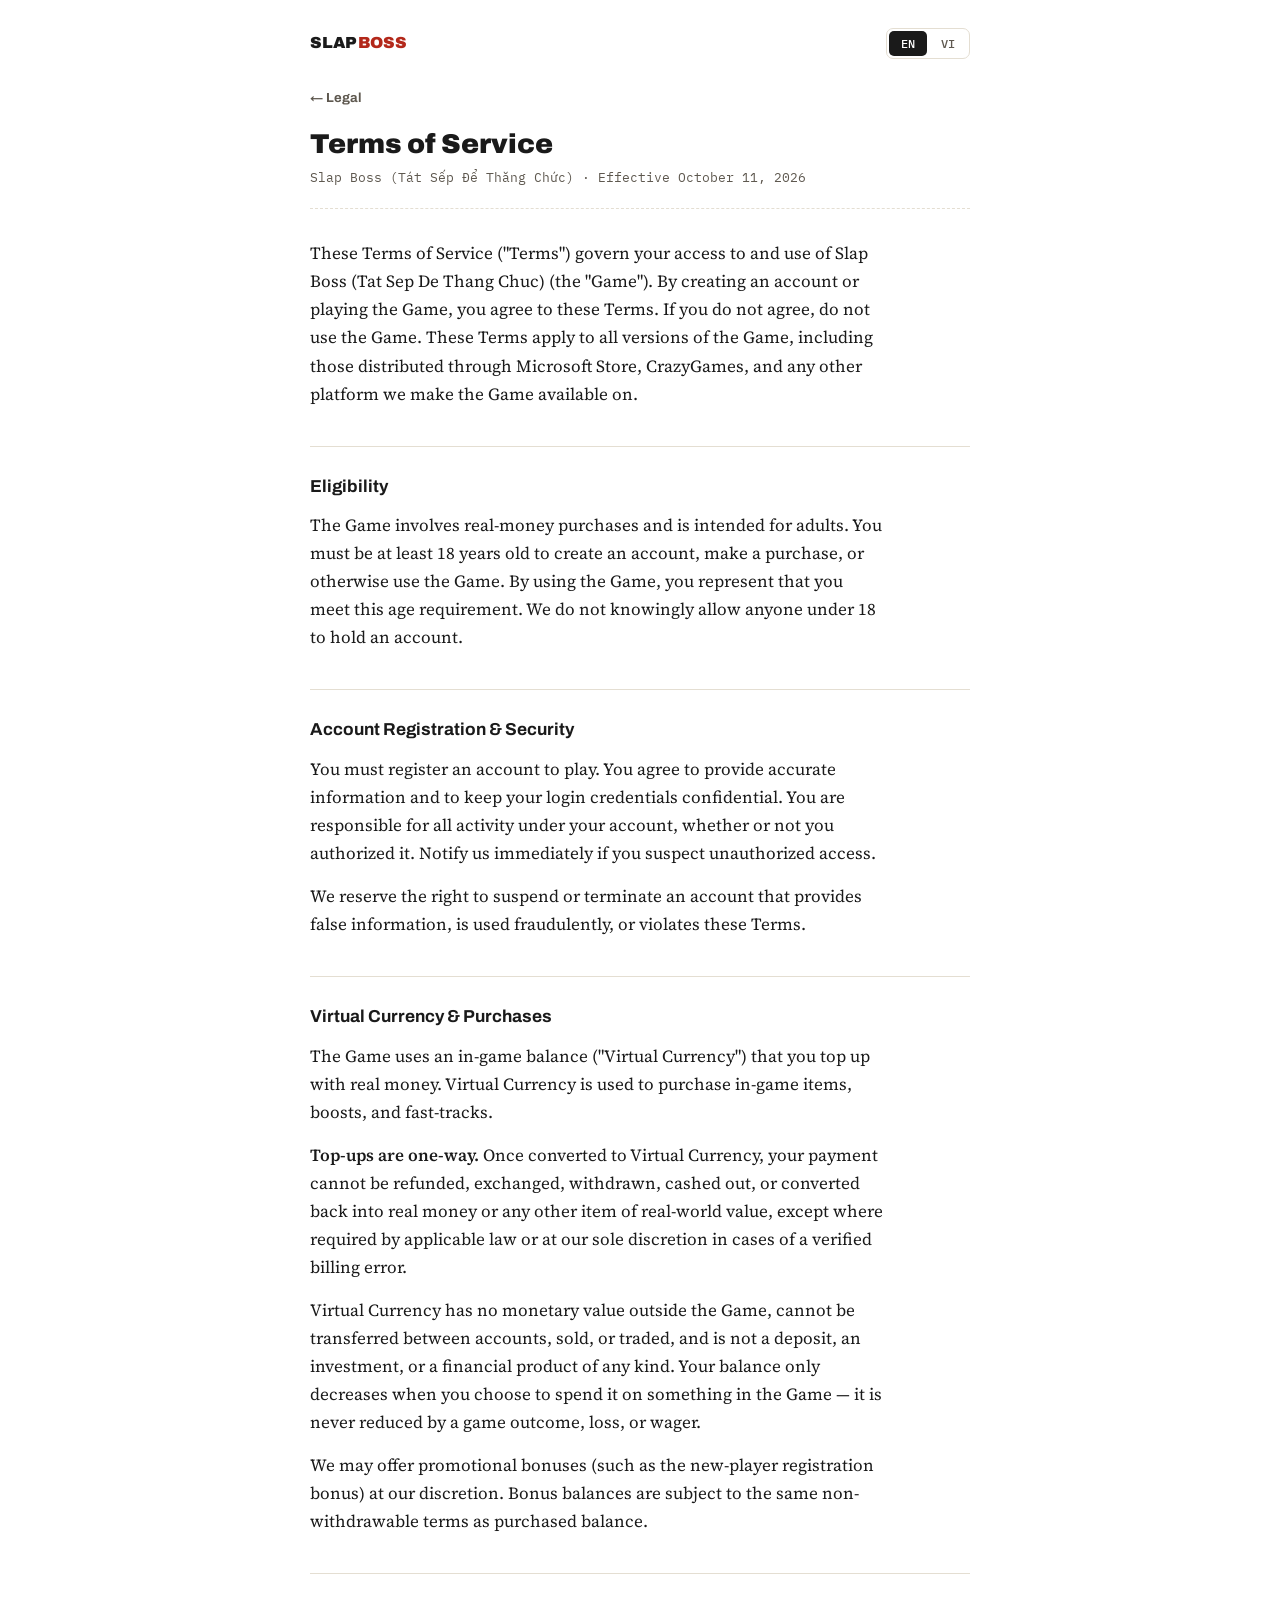
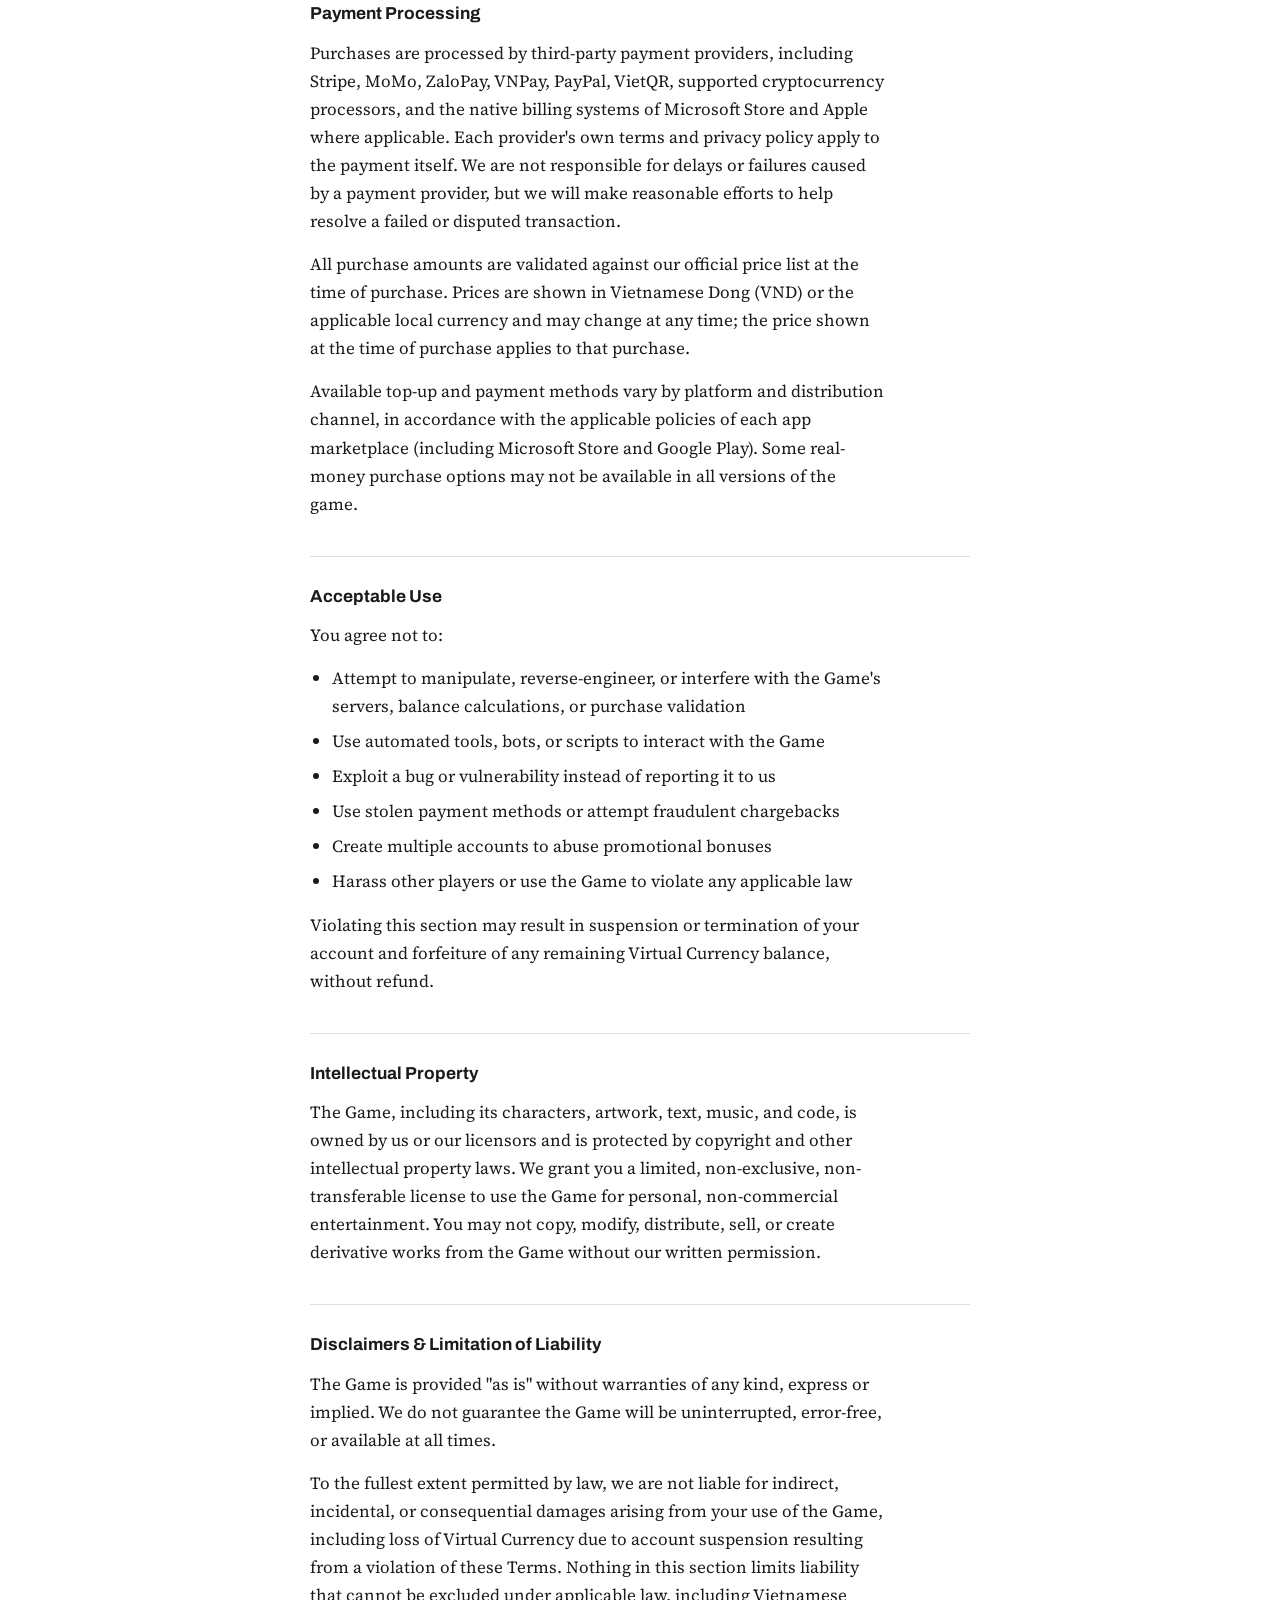
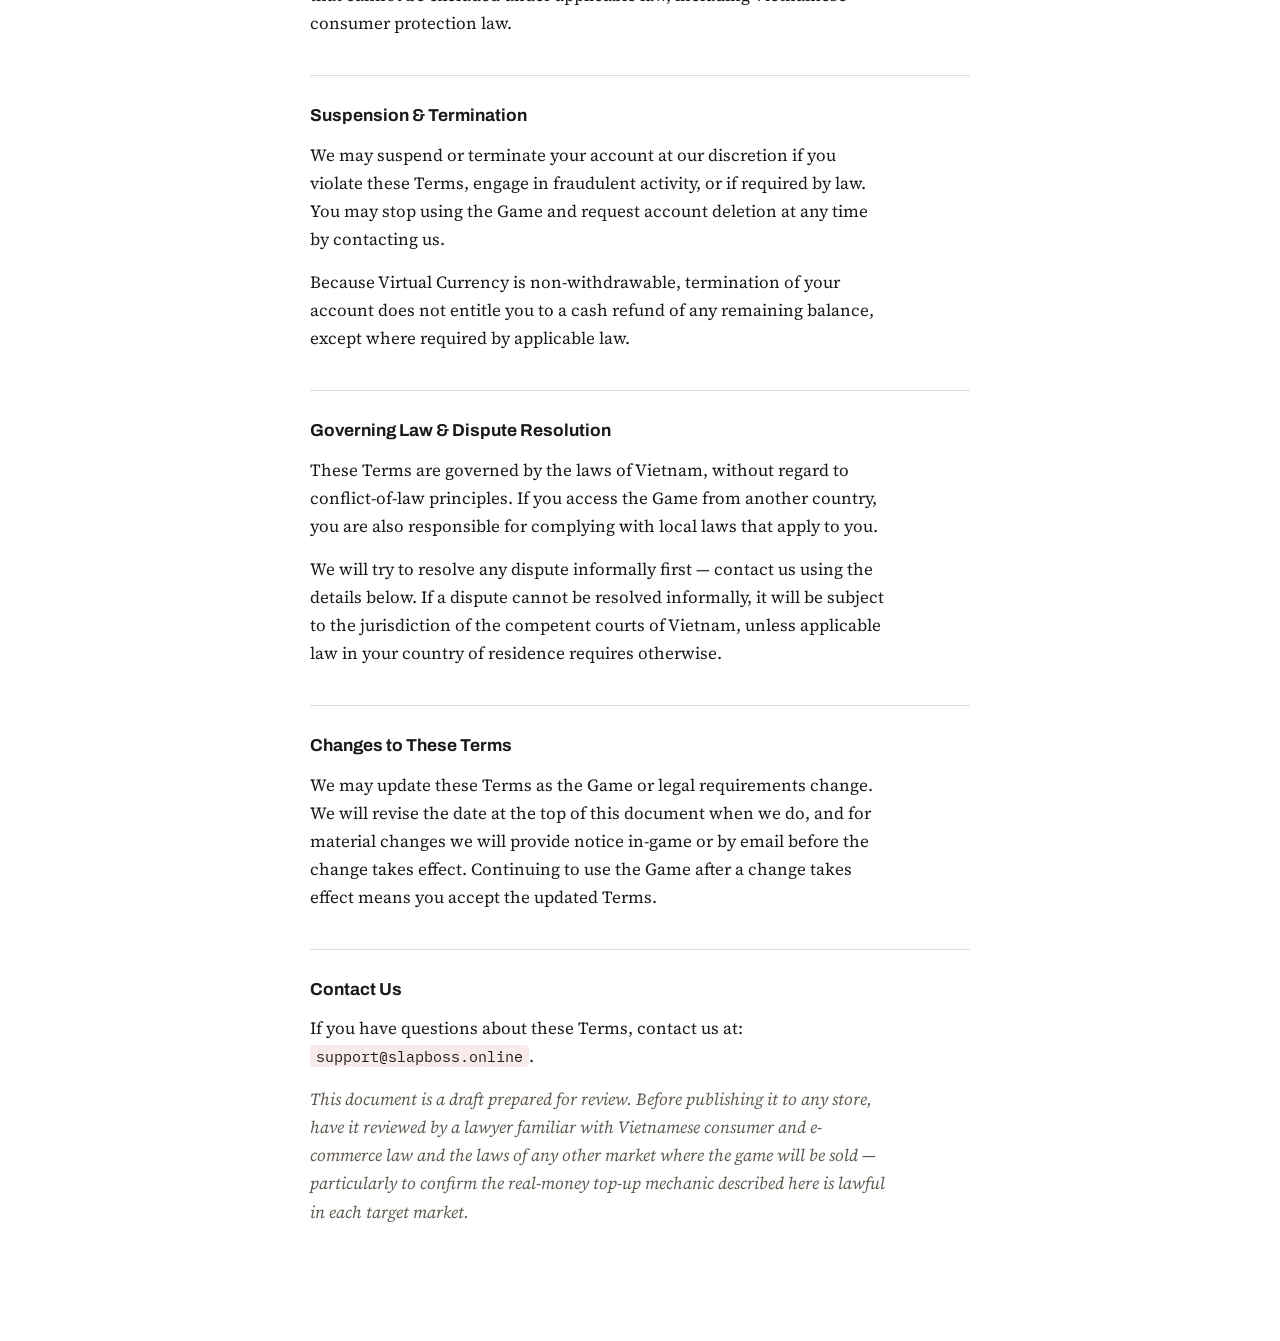
<file: terms.html>
<!DOCTYPE html>
<html lang="en">
<head>
<meta charset="UTF-8">
<meta name="viewport" content="width=device-width, initial-scale=1.0">
<title>Slap Boss - Terms of Service / Dieu Khoan Dich Vu</title>
<link rel="stylesheet" href="style.css">
</head>
<body>

<div class="topbar">
  <a class="wordmark" href="index.html">SLAP<span>BOSS</span></a>
  <div class="lang-switch">
    <button id="btn-en" class="active" onclick="setLang('en')">EN</button>
    <button id="btn-vi" onclick="setLang('vi')">VI</button>
  </div>
</div>

<div class="wrap">

<a class="crumb" href="index.html">&larr; Legal</a>

<!-- ENGLISH -->
<div id="lang-en" class="lang-block active">
  <h1>Terms of Service</h1>
  <div class="doc-meta">Slap Boss (T&aacute;t S&#7871;p &#272;&#7875; Th&#259;ng Ch&#7913;c) &middot; Effective October 11, 2026</div>

  <p>These Terms of Service ("Terms") govern your access to and use of Slap Boss (Tat Sep De Thang Chuc) (the "Game"). By creating an account or playing the Game, you agree to these Terms. If you do not agree, do not use the Game. These Terms apply to all versions of the Game, including those distributed through Microsoft Store, CrazyGames, and any other platform we make the Game available on.</p>

  <h2>Eligibility</h2>
  <p>The Game involves real-money purchases and is intended for adults. You must be at least 18 years old to create an account, make a purchase, or otherwise use the Game. By using the Game, you represent that you meet this age requirement. We do not knowingly allow anyone under 18 to hold an account.</p>

  <h2>Account Registration &amp; Security</h2>
  <p>You must register an account to play. You agree to provide accurate information and to keep your login credentials confidential. You are responsible for all activity under your account, whether or not you authorized it. Notify us immediately if you suspect unauthorized access.</p>
  <p>We reserve the right to suspend or terminate an account that provides false information, is used fraudulently, or violates these Terms.</p>

  <h2>Virtual Currency &amp; Purchases</h2>
  <p>The Game uses an in-game balance ("Virtual Currency") that you top up with real money. Virtual Currency is used to purchase in-game items, boosts, and fast-tracks.</p>
  <p><strong>Top-ups are one-way.</strong> Once converted to Virtual Currency, your payment cannot be refunded, exchanged, withdrawn, cashed out, or converted back into real money or any other item of real-world value, except where required by applicable law or at our sole discretion in cases of a verified billing error.</p>
  <p>Virtual Currency has no monetary value outside the Game, cannot be transferred between accounts, sold, or traded, and is not a deposit, an investment, or a financial product of any kind. Your balance only decreases when you choose to spend it on something in the Game &mdash; it is never reduced by a game outcome, loss, or wager.</p>
  <p>We may offer promotional bonuses (such as the new-player registration bonus) at our discretion. Bonus balances are subject to the same non-withdrawable terms as purchased balance.</p>

  <h2>Payment Processing</h2>
  <p>Purchases are processed by third-party payment providers, including Stripe, MoMo, ZaloPay, VNPay, PayPal, VietQR, supported cryptocurrency processors, and the native billing systems of Microsoft Store and Apple where applicable. Each provider's own terms and privacy policy apply to the payment itself. We are not responsible for delays or failures caused by a payment provider, but we will make reasonable efforts to help resolve a failed or disputed transaction.</p>
  <p>All purchase amounts are validated against our official price list at the time of purchase. Prices are shown in Vietnamese Dong (VND) or the applicable local currency and may change at any time; the price shown at the time of purchase applies to that purchase.</p>
  <p>Available top-up and payment methods vary by platform and distribution channel, in accordance with the applicable policies of each app marketplace (including Microsoft Store and Google Play). Some real-money purchase options may not be available in all versions of the game.</p>
  <h2>Acceptable Use</h2>
  <p>You agree not to:</p>
  <ul>
    <li>Attempt to manipulate, reverse-engineer, or interfere with the Game's servers, balance calculations, or purchase validation</li>
    <li>Use automated tools, bots, or scripts to interact with the Game</li>
    <li>Exploit a bug or vulnerability instead of reporting it to us</li>
    <li>Use stolen payment methods or attempt fraudulent chargebacks</li>
    <li>Create multiple accounts to abuse promotional bonuses</li>
    <li>Harass other players or use the Game to violate any applicable law</li>
  </ul>
  <p>Violating this section may result in suspension or termination of your account and forfeiture of any remaining Virtual Currency balance, without refund.</p>

  <h2>Intellectual Property</h2>
  <p>The Game, including its characters, artwork, text, music, and code, is owned by us or our licensors and is protected by copyright and other intellectual property laws. We grant you a limited, non-exclusive, non-transferable license to use the Game for personal, non-commercial entertainment. You may not copy, modify, distribute, sell, or create derivative works from the Game without our written permission.</p>

  <h2>Disclaimers &amp; Limitation of Liability</h2>
  <p>The Game is provided "as is" without warranties of any kind, express or implied. We do not guarantee the Game will be uninterrupted, error-free, or available at all times.</p>
  <p>To the fullest extent permitted by law, we are not liable for indirect, incidental, or consequential damages arising from your use of the Game, including loss of Virtual Currency due to account suspension resulting from a violation of these Terms. Nothing in this section limits liability that cannot be excluded under applicable law, including Vietnamese consumer protection law.</p>

  <h2>Suspension &amp; Termination</h2>
  <p>We may suspend or terminate your account at our discretion if you violate these Terms, engage in fraudulent activity, or if required by law. You may stop using the Game and request account deletion at any time by contacting us.</p>
  <p>Because Virtual Currency is non-withdrawable, termination of your account does not entitle you to a cash refund of any remaining balance, except where required by applicable law.</p>

  <h2>Governing Law &amp; Dispute Resolution</h2>
  <p>These Terms are governed by the laws of Vietnam, without regard to conflict-of-law principles. If you access the Game from another country, you are also responsible for complying with local laws that apply to you.</p>
  <p>We will try to resolve any dispute informally first &mdash; contact us using the details below. If a dispute cannot be resolved informally, it will be subject to the jurisdiction of the competent courts of Vietnam, unless applicable law in your country of residence requires otherwise.</p>

  <h2>Changes to These Terms</h2>
  <p>We may update these Terms as the Game or legal requirements change. We will revise the date at the top of this document when we do, and for material changes we will provide notice in-game or by email before the change takes effect. Continuing to use the Game after a change takes effect means you accept the updated Terms.</p>

  <h2>Contact Us</h2>
  <p>If you have questions about these Terms, contact us at: <span class="placeholder">support@slapboss.online</span>.</p>
  <p><em>This document is a draft prepared for review. Before publishing it to any store, have it reviewed by a lawyer familiar with Vietnamese consumer and e-commerce law and the laws of any other market where the game will be sold &mdash; particularly to confirm the real-money top-up mechanic described here is lawful in each target market.</em></p>
</div>

<!-- VIETNAMESE -->
<div id="lang-vi" class="lang-block">
  <h1>&#272;i&#7873;u Kho&#7843;n D&#7883;ch V&#7909;</h1>
  <div class="doc-meta">Slap Boss (T&aacute;t S&#7871;p &#272;&#7875; Th&#259;ng Ch&#7913;c) &middot; C&oacute; hi&#7879;u l&#7921;c t&#7915; 11 th&aacute;ng 10, 2026</div>

  <p>Dieu Khoan Dich Vu nay ("Dieu Khoan") dieu chinh viec ban truy cap va su dung Slap Boss (Tat Sep De Thang Chuc) ("Tro Choi"). Bang viec tao tai khoan hoac choi Tro Choi, ban dong y voi cac Dieu Khoan nay. Neu ban khong dong y, vui long khong su dung Tro Choi. Cac Dieu Khoan nay ap dung cho tat ca cac phien ban cua Tro Choi, bao gom cac phien ban duoc phan phoi qua Microsoft Store, CrazyGames, va bat ky nen tang nao khac ma chung toi phat hanh Tro Choi.</p>

  <h2>Dieu Kien Su Dung</h2>
  <p>Tro Choi co giao dich mua bang tien that va danh cho nguoi lon. Ban phai tu 18 tuoi tro len de tao tai khoan, thuc hien giao dich mua, hoac su dung Tro Choi theo bat ky cach nao khac. Bang viec su dung Tro Choi, ban xac nhan rang ban dap ung yeu cau do tuoi nay. Chung toi khong co chu y cho phep bat ky ai duoi 18 tuoi so huu tai khoan.</p>

  <h2>Dang Ky Va Bao Mat Tai Khoan</h2>
  <p>Ban phai dang ky tai khoan de choi. Ban dong y cung cap thong tin chinh xac va giu bi mat thong tin dang nhap cua minh. Ban chiu trach nhiem ve moi hoat dong duoi tai khoan cua minh, du ban co cho phep hay khong. Thong bao cho chung toi ngay neu ban nghi ngo co truy cap trai phep.</p>
  <p>Chung toi co quyen tam ngung hoac cham dut mot tai khoan cung cap thong tin sai lech, duoc su dung voi muc dich gian lan, hoac vi pham cac Dieu Khoan nay.</p>

  <h2>Tien Ao Va Giao Dich Mua</h2>
  <p>Tro Choi su dung so du trong tro choi ("Tien Ao") ma ban nap bang tien that. Tien Ao duoc su dung de mua vat pham, boost, va fast-track trong tro choi.</p>
  <p><strong>Nap tien la mot chieu.</strong> Sau khi duoc chuyen doi thanh Tien Ao, khoan thanh toan cua ban khong the duoc hoan tra, trao doi, rut, chuyen thanh tien mat, hoac chuyen doi nguoc lai thanh tien that hoac bat ky vat pham nao co gia tri thuc te khac, tru truong hop phap luat hien hanh yeu cau hoac theo quyet dinh rieng cua chung toi trong truong hop loi thanh toan da duoc xac minh.</p>
  <p>Tien Ao khong co gia tri tien te ben ngoai Tro Choi, khong the chuyen giao giua cac tai khoan, ban, hoac trao doi, va khong phai la mot khoan tien gui, dau tu, hoac san pham tai chinh duoi bat ky hinh thuc nao. So du cua ban chi giam khi ban chon tieu no vao mot thu gi do trong Tro Choi &mdash; no khong bao gio bi giam boi ket qua tro choi, thua cuoc, hoac dat cuoc.</p>
  <p>Chung toi co the cung cap cac uu dai khuyen mai (nhu thuong dang ky cho nguoi choi moi) theo quyet dinh rieng cua chung toi. So du thuong tuan theo cac dieu khoan khong the rut giong nhu so du da mua.</p>

  <h2>Xu Ly Thanh Toan</h2>
  <p>Giao dich mua duoc xu ly boi cac don vi thanh toan ben thu ba, bao gom Stripe, MoMo, ZaloPay, VNPay, PayPal, VietQR, cac don vi xu ly tien dien tu duoc ho tro, va he thong thanh toan rieng cua Microsoft Store va Apple khi ap dung. Dieu khoan va chinh sach quyen rieng tu rieng cua moi don vi ap dung cho chinh giao dich thanh toan do. Chung toi khong chiu trach nhiem ve su cham tre hoac that bai do don vi thanh toan gay ra, nhung chung toi se no luc hop ly de giup giai quyet giao dich that bai hoac tranh chap.</p>
  <p>Tat ca so tien giao dich mua deu duoc kiem tra dua tren bang gia chinh thuc cua chung toi tai thoi diem mua. Gia duoc hien thi bang Dong Viet Nam (VND) hoac dong tien dia phuong ap dung va co the thay doi bat cu luc nao; gia hien thi tai thoi diem mua se ap dung cho giao dich mua do.</p>
  <p>Các phương thức nạp tiền và thanh toán khả dụng sẽ khác nhau tùy theo nền tảng và kênh phân phối, tuân theo chính sách hiện hành của từng kho ứng dụng (bao gồm Microsoft Store và Google Play). Một số tùy chọn mua hàng bằng tiền thật có thể không khả dụng trên tất cả các phiên bản của trò chơi.</p>
  <h2>Su Dung Hop Le</h2>
  <p>Ban dong y khong:</p>
  <ul>
    <li>Co gang thao tung, dich nguoc, hoac can thiep vao may chu, tinh toan so du, hoac kiem tra giao dich mua cua Tro Choi</li>
    <li>Su dung cong cu tu dong, bot, hoac script de tuong tac voi Tro Choi</li>
    <li>Loi dung mot loi hoac lo hong thay vi bao cao cho chung toi</li>
    <li>Su dung phuong thuc thanh toan bi danh cap hoac co gang thuc hien chargeback gian lan</li>
    <li>Tao nhieu tai khoan de loi dung uu dai khuyen mai</li>
    <li>Quay roi nguoi choi khac hoac su dung Tro Choi de vi pham bat ky luat hien hanh nao</li>
  </ul>
  <p>Vi pham phan nay co the dan den viec tam ngung hoac cham dut tai khoan cua ban va mat bat ky so du Tien Ao con lai nao, khong duoc hoan tra.</p>

  <h2>Quyen So Huu Tri Tue</h2>
  <p>Tro Choi, bao gom cac nhan vat, hinh anh, van ban, am nhac, va ma nguon, thuoc so huu cua chung toi hoac ben cap phep cua chung toi va duoc bao ve boi luat ban quyen va cac luat so huu tri tue khac. Chung toi cap cho ban giay phep gioi han, khong doc quyen, khong the chuyen nhuong de su dung Tro Choi cho muc dich giai tri ca nhan, phi thuong mai. Ban khong duoc sao chep, chinh sua, phan phoi, ban, hoac tao ra cac tac pham phai sinh tu Tro Choi khi chua co su cho phep bang van ban cua chung toi.</p>

  <h2>Tuyen Bo Mien Tru Va Gioi Han Trach Nhiem</h2>
  <p>Tro Choi duoc cung cap "nguyen trang" ma khong co bat ky bao dam nao, du ro rang hay ngu y. Chung toi khong dam bao Tro Choi se hoat dong lien tuc, khong loi, hoac luon san co.</p>
  <p>Trong pham vi toi da duoc phap luat cho phep, chung toi khong chiu trach nhiem doi voi cac thiet hai gian tiep, ngau nhien, hoac do hau qua phat sinh tu viec ban su dung Tro Choi, bao gom mat Tien Ao do tai khoan bi tam ngung vi vi pham cac Dieu Khoan nay. Khong co noi dung nao trong phan nay gioi han trach nhiem ma khong the loai tru theo phap luat hien hanh, bao gom luat bao ve nguoi tieu dung Viet Nam.</p>

  <h2>Tam Ngung Va Cham Dut</h2>
  <p>Chung toi co the tam ngung hoac cham dut tai khoan cua ban theo quyet dinh rieng neu ban vi pham cac Dieu Khoan nay, tham gia hoat dong gian lan, hoac khi phap luat yeu cau. Ban co the ngung su dung Tro Choi va yeu cau xoa tai khoan bat cu luc nao bang cach lien he voi chung toi.</p>
  <p>Vi Tien Ao khong the rut duoc, viec cham dut tai khoan cua ban khong cho phep ban nhan hoan tien bang tien mat doi voi bat ky so du con lai nao, tru truong hop phap luat hien hanh yeu cau.</p>

  <h2>Luat Ap Dung Va Giai Quyet Tranh Chap</h2>
  <p>Cac Dieu Khoan nay duoc dieu chinh boi luat phap Viet Nam, khong xet den cac nguyen tac xung dot phap luat. Neu ban truy cap Tro Choi tu quoc gia khac, ban cung co trach nhiem tuan thu luat phap dia phuong ap dung cho ban.</p>
  <p>Chung toi se co gang giai quyet moi tranh chap mot cach khong chinh thuc truoc &mdash; lien he voi chung toi theo thong tin ben duoi. Neu tranh chap khong the duoc giai quyet mot cach khong chinh thuc, no se thuoc tham quyen cua toa an co tham quyen tai Viet Nam, tru khi phap luat hien hanh tai quoc gia cu tru cua ban yeu cau khac.</p>

  <h2>Thay Doi Doi Voi Cac Dieu Khoan Nay</h2>
  <p>Chung toi co the cap nhat cac Dieu Khoan nay khi Tro Choi hoac yeu cau phap ly thay doi. Chung toi se cap nhat ngay o dau tai lieu nay khi co thay doi, va doi voi nhung thay doi quan trong, chung toi se thong bao trong tro choi hoac qua email truoc khi thay doi co hieu luc. Viec tiep tuc su dung Tro Choi sau khi thay doi co hieu luc dong nghia voi viec ban chap nhan cac Dieu Khoan da cap nhat.</p>

  <h2>Lien He Voi Chung Toi</h2>
  <p>Neu ban co cau hoi ve cac Dieu Khoan nay, vui long lien he voi chung toi tai: <span class="placeholder">support@slapboss.online</span>.</p>
  <p><em>Tai lieu nay la ban nhap duoc chuan bi de xem xet. Truoc khi dang tai len bat ky cua hang nao, hay nho luat su am hieu luat tieu dung va thuong mai dien tu Viet Nam va luat phap cua bat ky thi truong nao khac noi tro choi se duoc ban xem xet &mdash; dac biet de xac nhan co che nap tien bang tien that duoc mo ta o day la hop phap tai moi thi truong muc tieu.</em></p>
</div>

</div>

<script>
  function setLang(lang) {
    document.getElementById('lang-en').classList.toggle('active', lang === 'en');
    document.getElementById('lang-vi').classList.toggle('active', lang === 'vi');
    document.getElementById('btn-en').classList.toggle('active', lang === 'en');
    document.getElementById('btn-vi').classList.toggle('active', lang === 'vi');
    document.documentElement.lang = lang;
    try { localStorage.setItem('slapboss-lang', lang); } catch (e) {}
  }
  (function () {
    try {
      var saved = localStorage.getItem('slapboss-lang');
      if (saved === 'vi') setLang('vi');
    } catch (e) {}
  })();
</script>

</body>
</html>
</file>
<file: style.css>
/* Slap Boss — legal site theme: office-memo / ink-stamp */

@import url('https://fonts.googleapis.com/css2?family=Archivo:wght@500;700;900&family=Source+Serif+4:opsz,wght@8..60,400;8..60,600&family=IBM+Plex+Mono:wght@500&display=swap');

:root {
  --paper: #ffffff;
  --ink: #1a1a1a;
  --muted: #5e584f;
  --line: #e4ded2;
  --stamp: #b3281a;
  --stamp-soft: rgba(179,40,26,0.09);
  --folder-green: #2f5233;
}

@media (prefers-color-scheme: dark) {
  :root {
    --paper: #17150f;
    --ink: #ece7db;
    --muted: #a39b89;
    --line: #322d22;
    --stamp: #e35b45;
    --stamp-soft: rgba(227,91,69,0.14);
    --folder-green: #7bab80;
  }
}

* { box-sizing: border-box; }

body {
  margin: 0;
  background: var(--paper);
  color: var(--ink);
  font-family: 'Source Serif 4', Georgia, serif;
  line-height: 1.65;
  font-size: 17px;
}

.wrap {
  max-width: 700px;
  margin: 0 auto;
  padding: 0 20px 100px;
}

/* ---- top bar: wordmark + language switch ---- */

.topbar {
  display: flex;
  align-items: center;
  justify-content: space-between;
  gap: 12px;
  max-width: 700px;
  margin: 0 auto;
  padding: 28px 20px 0;
}

.wordmark {
  font-family: 'Archivo', sans-serif;
  font-weight: 900;
  font-size: 1rem;
  letter-spacing: 0.01em;
  color: var(--ink);
  text-decoration: none;
}

.wordmark span {
  color: var(--stamp);
}

.lang-switch {
  display: flex;
  gap: 2px;
  border: 1.5px solid var(--line);
  border-radius: 7px;
  padding: 2px;
}

.lang-switch button {
  appearance: none;
  border: none;
  background: transparent;
  color: var(--muted);
  padding: 5px 12px;
  border-radius: 5px;
  font-family: 'IBM Plex Mono', monospace;
  font-size: 0.72rem;
  font-weight: 500;
  cursor: pointer;
}

.lang-switch button.active {
  background: var(--ink);
  color: var(--paper);
}

/* ---- breadcrumb / back link ---- */

.crumb {
  display: inline-flex;
  align-items: center;
  gap: 6px;
  margin: 28px 0 0;
  font-family: 'Archivo', sans-serif;
  font-size: 0.82rem;
  font-weight: 700;
  color: var(--muted);
  text-decoration: none;
}

.crumb:hover { color: var(--stamp); }

/* ---- typography ---- */

h1 {
  font-family: 'Archivo', sans-serif;
  font-weight: 900;
  font-size: 1.7rem;
  line-height: 1.2;
  margin: 18px 0 6px;
  max-width: 18ch;
}

.doc-meta {
  font-family: 'IBM Plex Mono', monospace;
  color: var(--muted);
  font-size: 0.82rem;
  margin-bottom: 30px;
  padding-bottom: 20px;
  border-bottom: 1px dashed var(--line);
}

h2 {
  font-family: 'Archivo', sans-serif;
  font-weight: 700;
  font-size: 1.08rem;
  margin-top: 38px;
  margin-bottom: 10px;
  padding-top: 26px;
  border-top: 1px solid var(--line);
}

p { margin: 0 0 15px; max-width: 64ch; }
ul { margin: 0 0 15px; padding-left: 22px; max-width: 64ch; }
li { margin-bottom: 7px; }
strong { font-weight: 600; }
em { color: var(--muted); font-style: italic; }
a { color: var(--stamp); }

.lang-block { display: none; }
.lang-block.active { display: block; }

.placeholder {
  background: var(--stamp-soft);
  padding: 1px 6px;
  border-radius: 4px;
  font-family: 'IBM Plex Mono', monospace;
  font-size: 0.9em;
}

/* ---- hub / homepage ---- */

.hero {
  display: flex;
  align-items: center;
  gap: 28px;
  margin: 36px 0 44px;
}

.stamp-svg { flex-shrink: 0; width: 148px; height: 148px; }

.hero h1 {
  max-width: none;
  font-size: 1.85rem;
  margin: 0 0 10px;
}

.hero p {
  color: var(--muted);
  font-size: 0.98rem;
  margin: 0;
}

.folders {
  display: flex;
  flex-direction: column;
  gap: 14px;
}

.folder {
  position: relative;
  display: flex;
  align-items: center;
  justify-content: space-between;
  gap: 16px;
  text-decoration: none;
  color: var(--ink);
  background: var(--paper);
  border: 1.5px solid var(--line);
  border-radius: 3px 14px 3px 3px;
  padding: 20px 22px;
  box-shadow: 5px 5px 0 var(--line);
  transition: transform 0.12s ease, box-shadow 0.12s ease;
}

.folder:hover {
  transform: translate(-2px, -2px);
  box-shadow: 7px 7px 0 var(--stamp-soft);
  border-color: var(--stamp);
}

.folder-title {
  font-family: 'Archivo', sans-serif;
  font-weight: 700;
  font-size: 1.05rem;
  margin: 0 0 4px;
}

.folder-desc {
  font-family: 'Source Serif 4', serif;
  color: var(--muted);
  font-size: 0.88rem;
  margin: 0;
}

.folder-arrow {
  font-family: 'Archivo', sans-serif;
  font-size: 1.3rem;
  color: var(--stamp);
  flex-shrink: 0;
}

.footnote {
  margin-top: 56px;
  padding-top: 20px;
  border-top: 1px dashed var(--line);
  font-family: 'IBM Plex Mono', monospace;
  font-size: 0.78rem;
  color: var(--muted);
}

.footnote div { margin-bottom: 3px; }

@media (max-width: 520px) {
  .hero { flex-direction: column; align-items: flex-start; gap: 18px; }
  .stamp-svg { width: 112px; height: 112px; }
}
</file>
